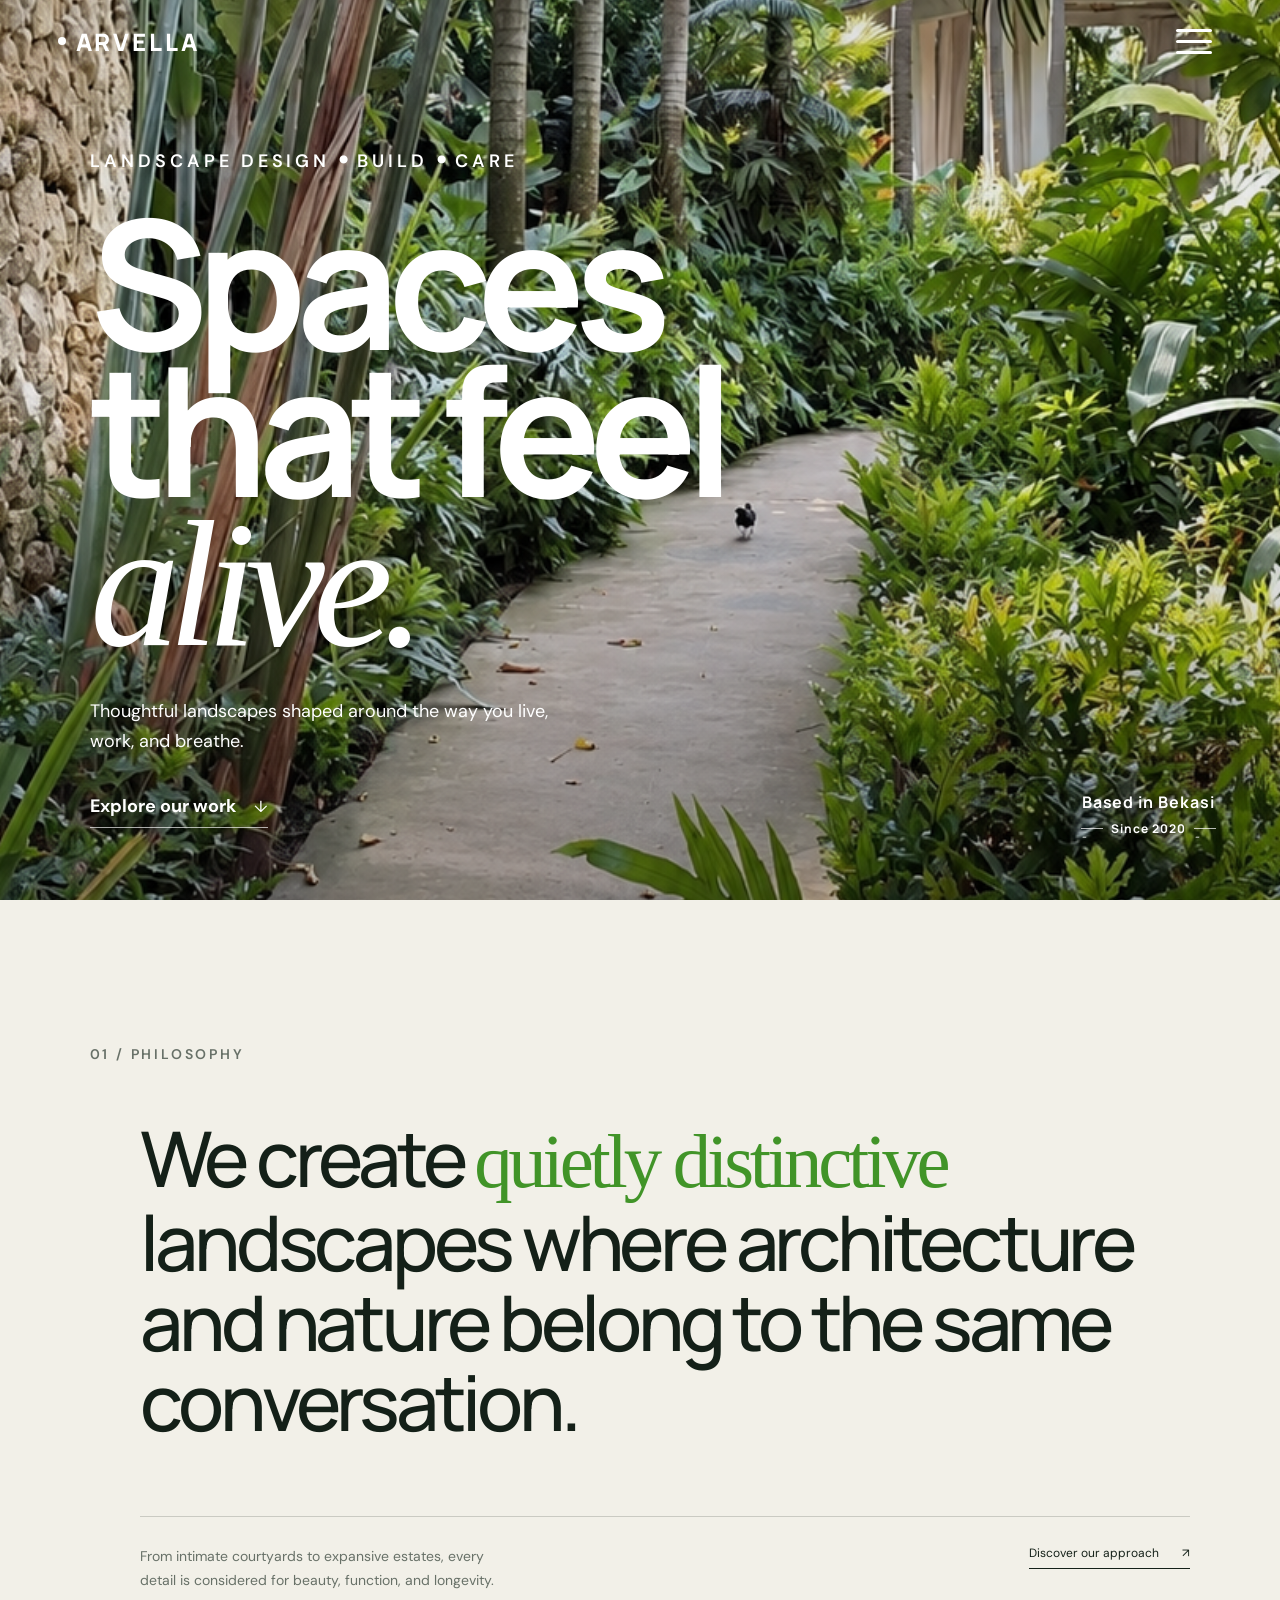
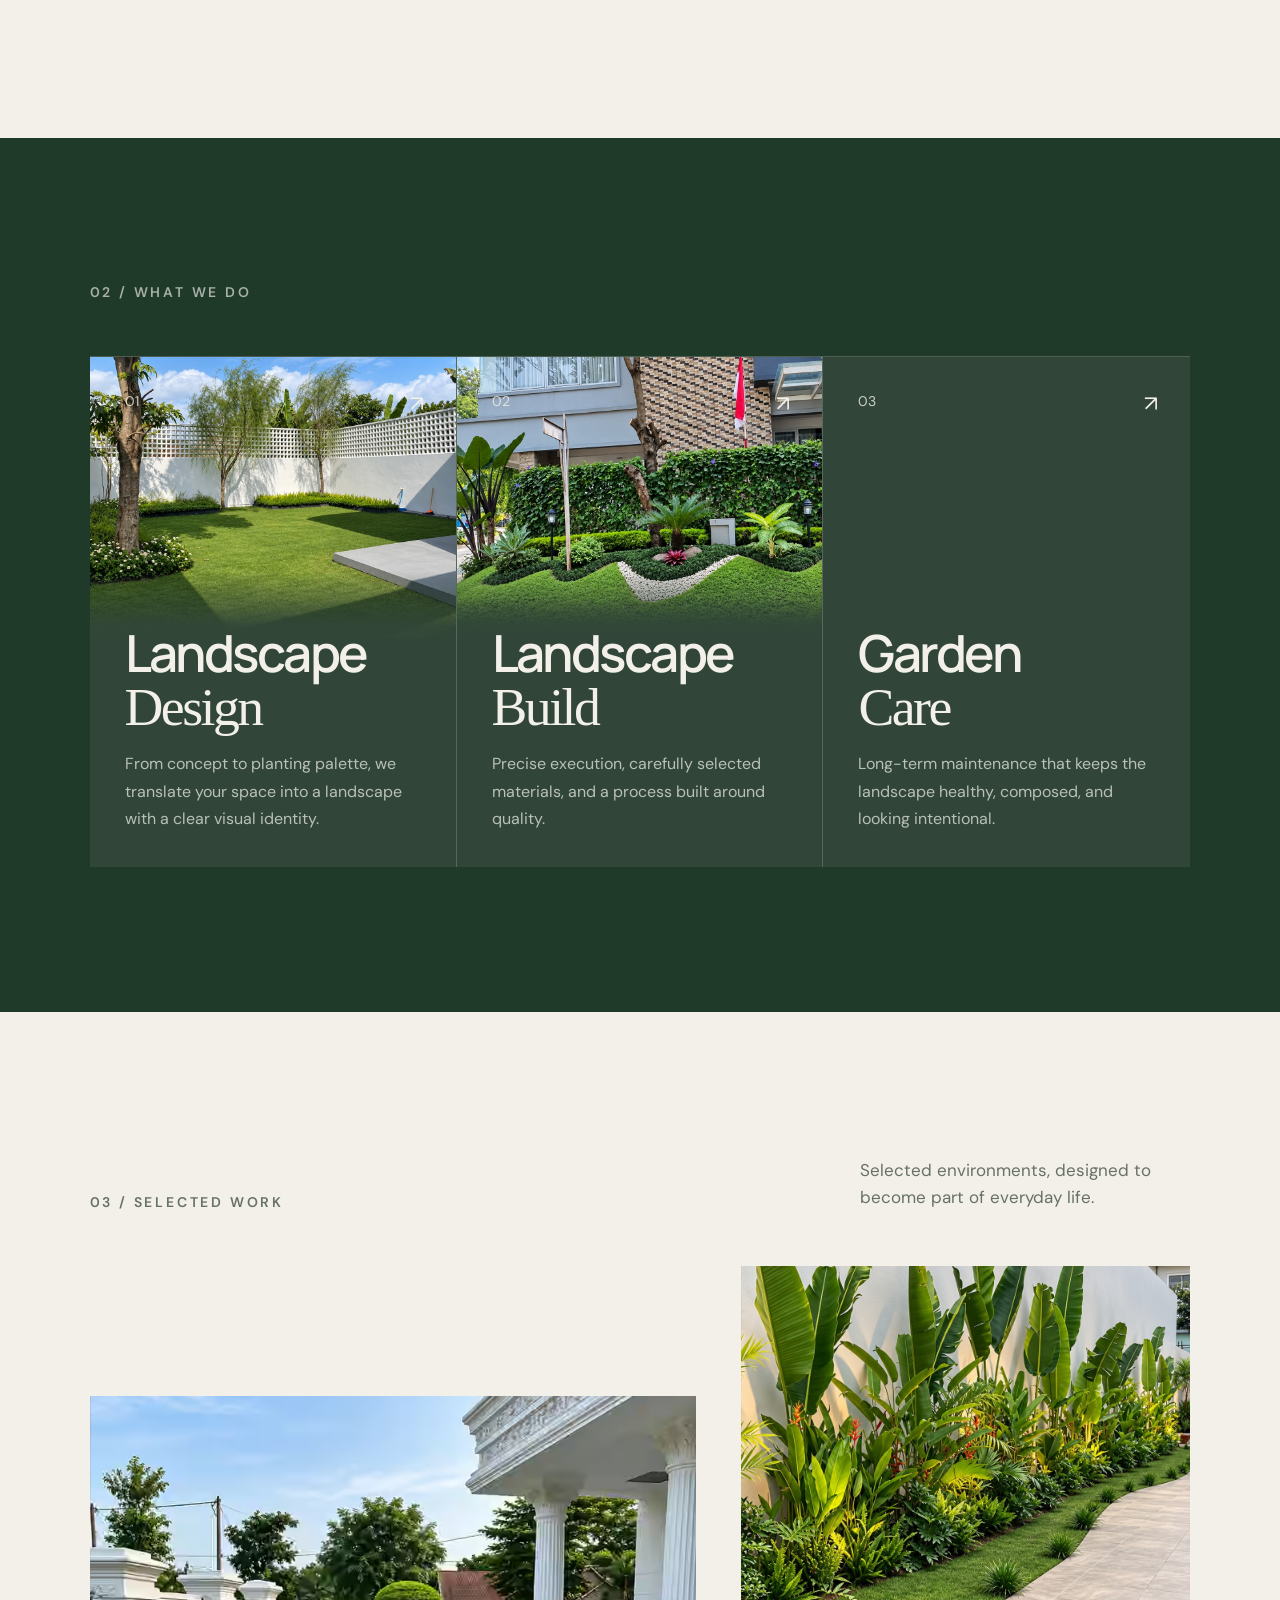
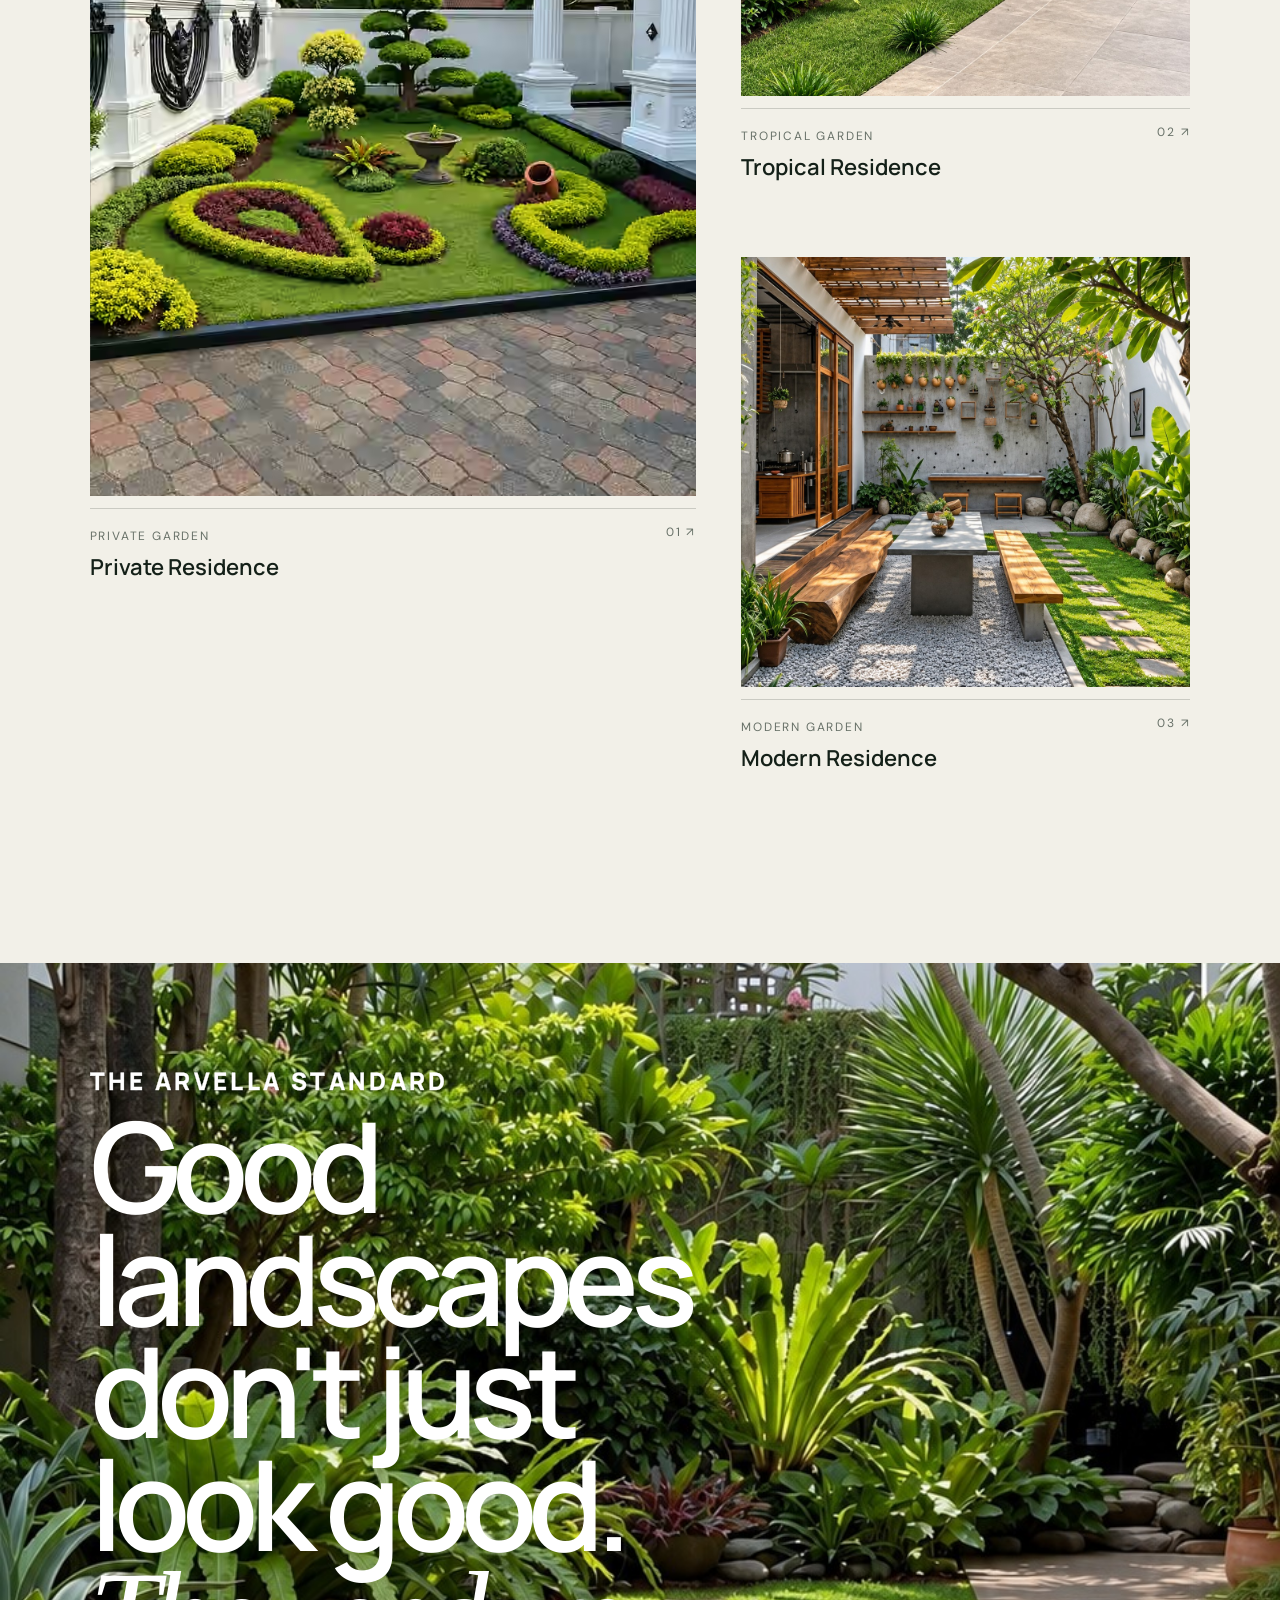
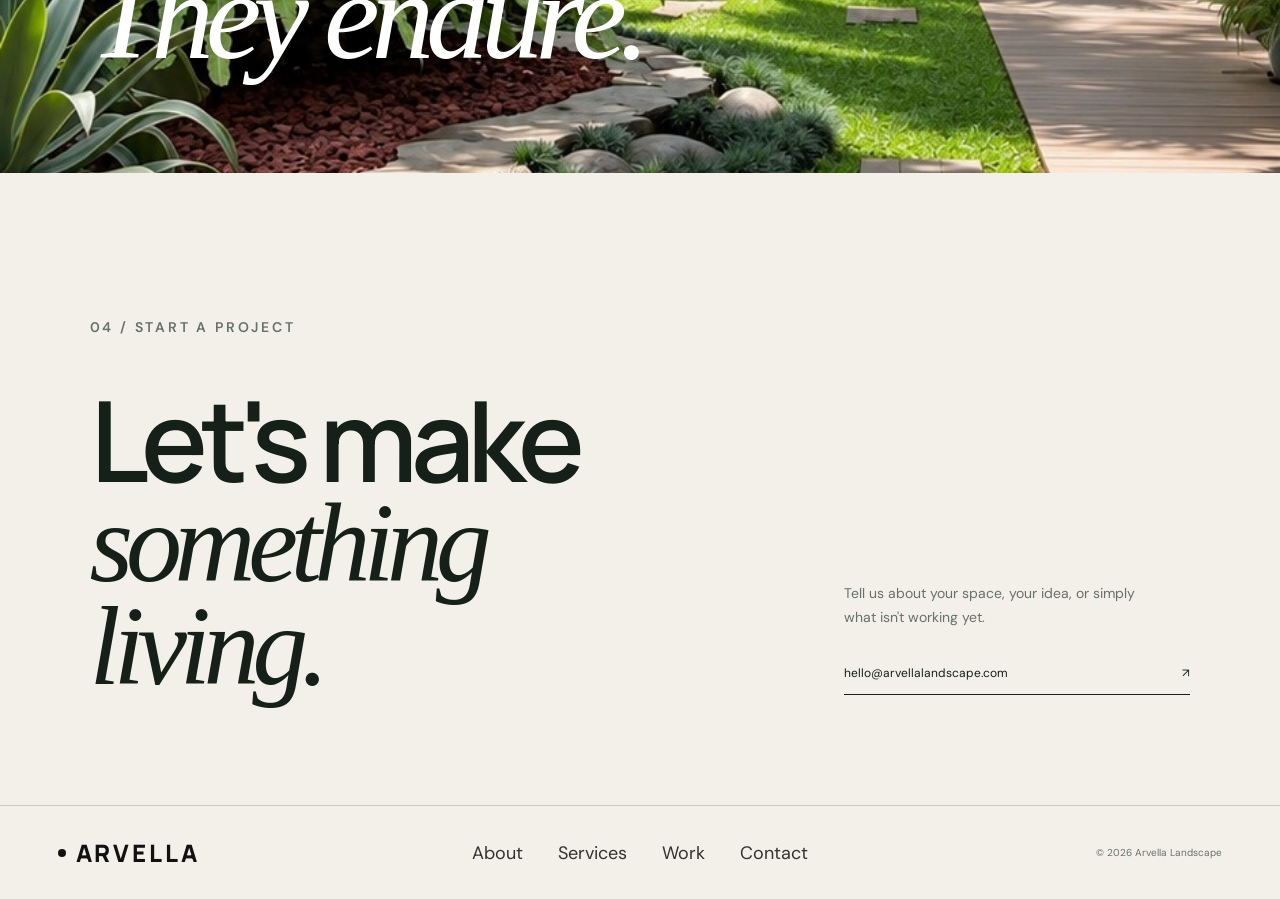
<file: index.html>
<!DOCTYPE html>
<html lang="en">
<head>
  <meta charset="UTF-8" />
  <meta name="viewport" content="width=device-width, initial-scale=1.0" />
  <script>
  // Lock the background to the visible viewport measured once on initial load.
  // Deliberately do not update this value when Chrome's address bar hides/shows.
  (function () {
    var visibleHeight = window.visualViewport ? window.visualViewport.height : window.innerHeight;
    document.documentElement.style.setProperty('--stable-viewport-height', Math.round(visibleHeight) + 'px');
  })();
</script>
  <meta name="description" content="Arvella Landscape — landscape design, build, and garden care." />
  <title>Arvella Landscape — Crafted Landscapes</title>
  <link rel="icon" type="image/png" sizes="1254x1254" href="favicon-leaf.png?v=2" />
  <link rel="preconnect" href="https://fonts.googleapis.com">
  <link rel="preconnect" href="https://fonts.gstatic.com" crossorigin>
  <link href="https://fonts.googleapis.com/css2?family=DM+Sans:wght@400;500;600&family=Manrope:wght@500;600;700;800&display=swap" rel="stylesheet">
  <link rel="stylesheet" href="style.css?v=98" />
</head>
<body>
  

  <header class="nav" id="nav">
    <div class="brand"><span class="brand-dot"></span>ARVELLA</a>
    <nav class="desktop-menu">
      <a href="#about">About</a>
      <a href="#services">Services</a>
      <a href="#work">Selected Work</a>
      <a href="#contact">Contact</a>
    </nav>
    <a class="nav-cta" href="#contact">Start a project <span>↗</span></a>
    <button class="menu-toggle" aria-label="Open menu"><span></span><span></span><span></span></button>
  </header>

  <div class="menu-panel" aria-hidden="true">
    <button class="menu-close" aria-label="Close menu"><span></span><span></span></button>
    <div class="menu-panel-links">
      <a class="menu-panel-item" href="service-area.html"><span>SERVICE AREA</span><b>↗</b></a>
      <div class="menu-panel-item"><span>PORTFOLIO</span><b>↗</b></div>
      <div class="menu-language">
        <button class="menu-globe" type="button" aria-expanded="false" aria-controls="language-options">
          <svg viewBox="0 0 24 24" aria-hidden="true" focusable="false">
          <circle cx="12" cy="12" r="9"></circle>
          <path d="M3 12h18M12 3c2.6 2.5 4 5.5 4 9s-1.4 6.5-4 9M12 3c-2.6 2.5-4 5.5-4 9s1.4 6.5 4 9M5.2 7.5h13.6M5.2 16.5h13.6"></path>
        </svg>
          <span>Languages</span>
          <span class="language-chevron" aria-hidden="true"></span>
        </button>
        <div class="language-options" id="language-options" aria-hidden="true" inert>
          <div class="language-options-inner">
            <button type="button" lang="en" data-language="id" aria-pressed="false">Indonesian</button>
            <button type="button" lang="en" data-language="en" aria-pressed="true">English</button>
          </div>
        </div>
      </div>
    </div>
  </div>

  <main>
    <section class="hero" id="home">
      <div class="hero-image"></div>
      <div class="hero-overlay"></div>
      <div class="hero-content">
  <p class="eyebrow hero-left"><span>LANDSCAPE DESIGN</span> <span class="hero-separator" aria-hidden="true">•</span> <span>BUILD</span> <span class="hero-separator" aria-hidden="true">•</span> <span>CARE</span></p>

  <h1>
    <span class="hero-line hero-left">Spaces</span>
    <span class="hero-line hero-right">that feel</span>
    <span class="hero-line hero-left"><em>alive.</em></span>
  </h1>

  <p class="hero-copy hero-right">
    Thoughtful landscapes shaped around the way you live, work, and breathe.
  </p>

  <a class="round-link hero-left" href="#work">
    <span>Explore our work</span><b>↓</b>
  </a>
</div>

<div class="hero-meta hero-right">
  <span class="location-title">Based in Bekasi</span>
  <span class="location-year"><i>-</i> Since 2020 <i>-</i></span>
</div>
    </section>

    <section class="intro section" id="about">
      <div class="section-label">01 / PHILOSOPHY</div>
      <div class="intro-main">
        <p class="display-text">We create <span>quietly distinctive</span> landscapes where architecture and nature belong to the same conversation.</p>
        <div class="intro-bottom">
          <p>From intimate courtyards to expansive estates, every detail is considered for beauty, function, and longevity.</p>
          <a class="text-link" href="#services">Discover our approach <span>↗</span></a>
        </div>
      </div>
    </section>

    <section class="services section" id="services">
      <div class="section-label">02 / WHAT WE DO</div>
      <div class="service-grid">
        <a class="service-card featured service-card-photo" href="landscape-design.html">
          <img class="service-card-image" src="assets/images/garden-design-photo.jpg" alt="" aria-hidden="true" width="1122" height="1402" decoding="async">
          <span class="service-number">01</span>
          <div class="service-card-copy">
            <h2>Landscape<br><em>Design</em></h2>
          <p>From concept to planting palette, we translate your space into a landscape with a clear visual identity.</p>
          </div>
          <span class="service-arrow">↗</span>
        </a>
        <a class="service-card service-card-photo" href="landscape-build.html">
          <img class="service-card-image" src="assets/images/garden-build-photo.jpg" alt="" aria-hidden="true" width="1122" height="1402" decoding="async">
          <span class="service-number">02</span>
          <div class="service-card-copy">
            <h2>Landscape<br><em>Build</em></h2>
          <p>Precise execution, carefully selected materials, and a process built around quality.</p>
          </div>
          <span class="service-arrow">↗</span>
        </a>
        <a class="service-card service-card-care service-card-photo" href="garden-care.html">
          <img class="service-card-image" src="assets/images/garden-care-photo.jpg" alt="" aria-hidden="true" width="1122" height="1402" decoding="async">
          <span class="service-number">03</span>
          <div class="service-card-copy">
            <h2>Garden<br><em>Care</em></h2>
          <p>Long-term maintenance that keeps the landscape healthy, composed, and looking intentional.</p>
          </div>
          <span class="service-arrow">↗</span>
        </a>
      </div>
    </section>

    <section class="work section" id="work">
      <div class="work-head">
        <div class="section-label">03 / SELECTED WORK</div>
        <p>Selected environments, designed to become part of everyday life.</p>
      </div>
      <div class="projects">
        <article class="project project-large">
          <div class="project-img img-one"></div>
          <div class="project-info"><div><span>PRIVATE GARDEN</span><h3>Private Residence</h3></div><span>01 ↗</span></div>
        </article>
        <article class="project">
          <div class="project-img img-two"></div>
          <div class="project-info"><div><span>TROPICAL GARDEN</span><h3>Tropical Residence</h3></div><span>02 ↗</span></div>
        </article>
        <article class="project">
          <div class="project-img img-three"></div>
          <div class="project-info"><div><span>MODERN GARDEN</span><h3>Modern Residence</h3></div><span>03 ↗</span></div>
        </article>
      </div>
    </section>

    <section class="statement">
      <div class="statement-bg"></div>
      <div class="statement-overlay"></div>
      <div class="statement-content">
        <p class="eyebrow">THE ARVELLA STANDARD</p>
        <h2>
  <span>Good</span>
  <span>landscapes</span>
  <span class="statement-phrase"><span>don't just</span> <span>look good.</span></span>
  <em>They endure.</em>
        </h2>
      </div>
    </section>

    <section class="contact section" id="contact">
      <div class="section-label">04 / START A PROJECT</div>
      <div class="contact-main">
        <h2><span class="contact-title-line">Let's make</span><br><em>something living.</em></h2>
        <div>
          <p>Tell us about your space, your idea, or simply what isn't working yet.</p>
          <a class="contact-button" href="mailto:hello@arvellalandscape.com">hello@arvellalandscape.com <span>↗</span></a>
        </div>
      </div>
    </section>
  </main>

  <footer>
    <div class="brand"><span class="brand-dot"></span>ARVELLA</div>
    <div class="footer-links"><a href="#about">About</a><a href="#services">Services</a><a href="#work">Work</a><a href="https://wa.me/6285741951002?text=Halo%20Mutiara%20Garden%20%F0%9F%91%8B%0AMau%20konsultasi%20dong%2C%20bisa%20tolong%20dibantu%3F" target="_blank" rel="noopener noreferrer">Contact</a></div>
    <p>© 2026 Arvella Landscape</p>
  </footer>

  <script src="script.js?v=51"></script>
</body>
</html>
</file>
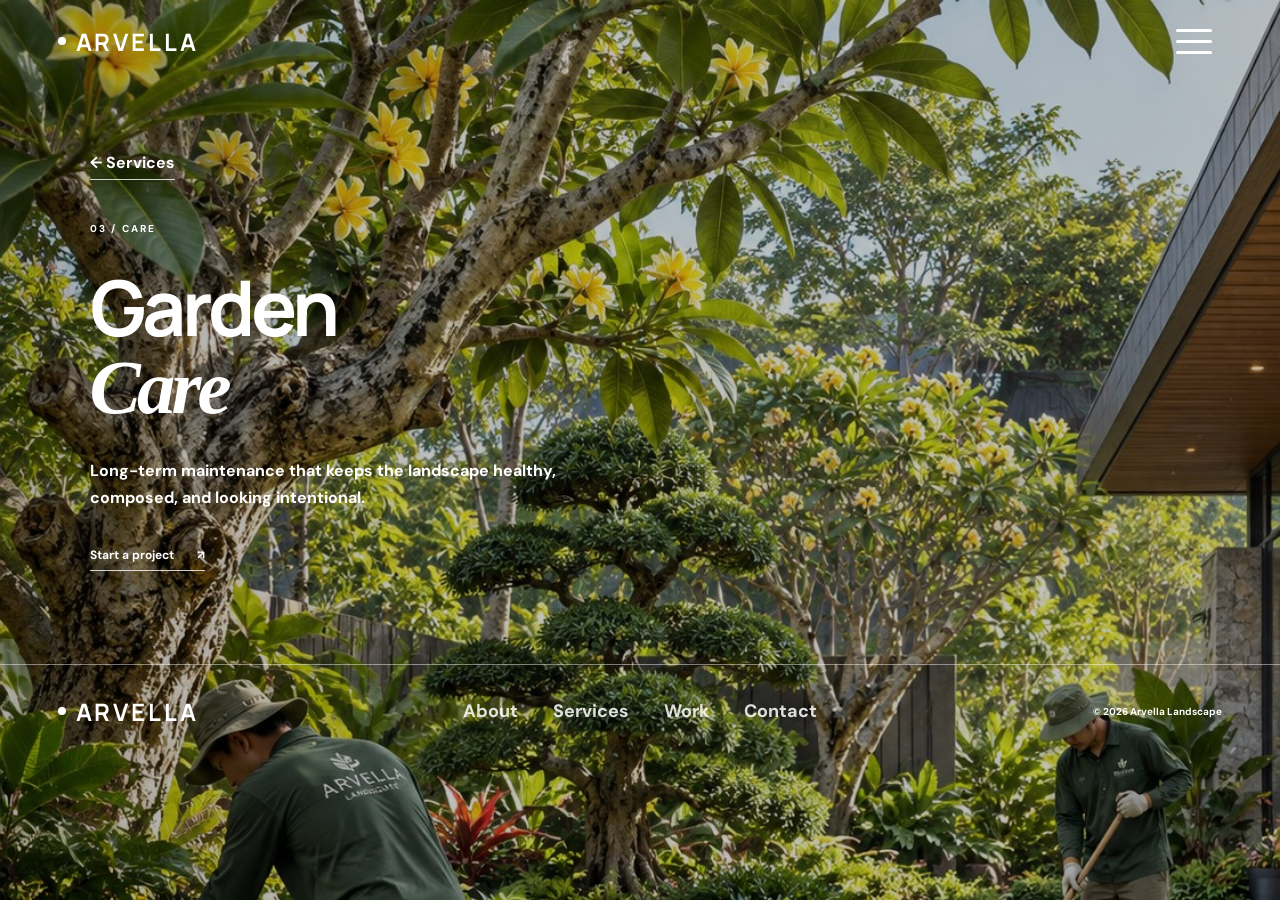
<file: garden-care.html>
<!DOCTYPE html>
<html lang="en">
<head>
  <meta charset="UTF-8" />
  <meta name="viewport" content="width=device-width, initial-scale=1.0" />
  <script>
  // Lock the background to the visible viewport measured once on initial load.
  // Deliberately do not update this value when Chrome's address bar hides/shows.
  (function () {
    var visibleHeight = window.visualViewport ? window.visualViewport.height : window.innerHeight;
    document.documentElement.style.setProperty('--stable-viewport-height', Math.round(visibleHeight) + 'px');
  })();
</script>
  <meta name="description" content="Arvella Landscape — landscape design, build, and garden care." />
  <title>Garden Care — ARVELLA</title>
  <link rel="icon" type="image/png" sizes="1254x1254" href="favicon-leaf.png?v=2" />
  <link rel="preload" as="image" href="assets/images/garden-care-photo.jpg" fetchpriority="high" />
  <link rel="preconnect" href="https://fonts.googleapis.com">
  <link rel="preconnect" href="https://fonts.gstatic.com" crossorigin>
  <link href="https://fonts.googleapis.com/css2?family=DM+Sans:wght@400;500;600&family=Manrope:wght@500;600;700;800&display=swap" rel="stylesheet">
  <link rel="stylesheet" href="style.css?v=74" />
<style>
.design-page{
  background:transparent !important;
  position:relative;
  isolation:isolate;
}
.design-page::before{
  content:"";
  position:fixed;
  top:0;
  left:0;
  width:100vw;
  height:var(--stable-viewport-height, 100svh);
  z-index:-2;
  background-image:
    linear-gradient(90deg,rgba(0,0,0,.32) 0%,rgba(0,0,0,.24) 35%,rgba(0,0,0,.24) 100%),
    url("assets/images/garden-care-photo.jpg");
  background-position:center, center top;
  background-size:100% 100%, cover;
  background-repeat:no-repeat, no-repeat;
  pointer-events:none;
}
.design-page .nav{
  position:relative;
  color:var(--ink) !important;
  animation:none !important;
  animation-delay:0s !important;
  animation-duration:0s !important;
  opacity:1 !important;
  transform:none !important;
  transition:none !important;
  will-change:auto !important;
}
.design-page .nav .brand{color:#fff}
.design-page .design-content{padding:70px 7vw 100px;position:relative;z-index:1}
@media(max-width:800px){
  .design-page::before{background-size:100% 100%, auto var(--stable-viewport-height, 100svh)}
  body.design-page{min-height:var(--stable-viewport-height, 100svh);display:flex;flex-direction:column}
  .design-page .design-content{flex:1}
  .design-page footer{margin-top:32px;padding-top:20px}
}
.design-layout{display:grid;grid-template-columns:1fr 1fr;gap:7vw;align-items:center}
.design-layout img{width:100%;height:auto;display:block}
.design-layout h1{font:600 clamp(48px,6vw,90px)/1 var(--display);letter-spacing:-.05em;margin:30px 0}
.design-layout h1 em{font-family:var(--serif);font-weight:400}
.design-layout p{line-height:1.7;max-width:36em;margin-bottom:32px}
.design-page .design-back{display:inline-block;margin-bottom:40px;border-bottom:1px solid currentColor;padding-bottom:6px}
.design-page a{-webkit-tap-highlight-color:transparent}
@media(max-width:800px){.design-layout{grid-template-columns:1fr;gap:36px}.design-page .design-content{padding:35px 6vw 70px}}
body.design-page .nav,.design-page .nav .brand,.design-page .nav .menu-toggle{animation:none !important;animation-delay:0s !important;animation-duration:0s !important;transition:none !important;opacity:1 !important;transform:none !important;will-change:auto !important;}
.design-page,
.design-page .design-content,
.design-page .design-content * ,
.design-page footer,
.design-page footer *{
  color:#fff !important;
}
.design-page .design-back,
.design-page .text-link{
  border-color:rgba(255,255,255,.8) !important;
}
.design-page footer{
  border-top-color:rgba(255,255,255,.45) !important;
}
.design-page .menu-toggle span{
  background:#fff !important;
}
.design-page .nav,
.design-page .nav *,
.design-page .design-content,
.design-page .design-content *,
.design-page footer,
.design-page footer *{
  font-weight:700 !important;
}
</style>
</head>
<body class="design-page">
  

  <header class="nav" id="nav">
    <a class="brand" href="index.html#home"><span class="brand-dot"></span>ARVELLA</a>
    <nav class="desktop-menu">
      <a href="index.html#about">About</a>
      <a href="index.html#services">Services</a>
      <a href="index.html#work">Selected Work</a>
      <a href="index.html#contact">Contact</a>
    </nav>
    <a class="nav-cta" href="index.html#contact">Start a project <span>↗</span></a>
    <button class="menu-toggle" aria-label="Open menu"><span></span><span></span><span></span></button>
  </header>

  <div class="menu-panel" aria-hidden="true">
    <button class="menu-close" aria-label="Close menu"><span></span><span></span></button>
    <div class="menu-panel-links">
      <div class="menu-panel-item"><span>SERVICE AREA</span><b>↗</b></div>
      <div class="menu-panel-item"><span>PORTFOLIO</span><b>↗</b></div>
      <div class="menu-language">
        <button class="menu-globe" type="button" aria-expanded="false" aria-controls="language-options">
          <svg viewBox="0 0 24 24" aria-hidden="true" focusable="false">
          <circle cx="12" cy="12" r="9"></circle>
          <path d="M3 12h18M12 3c2.6 2.5 4 5.5 4 9s-1.4 6.5-4 9M12 3c-2.6 2.5-4 5.5-4 9s1.4 6.5 4 9M5.2 7.5h13.6M5.2 16.5h13.6"></path>
        </svg>
          <span>Languages</span>
          <span class="language-chevron" aria-hidden="true"></span>
        </button>
        <div class="language-options" id="language-options" aria-hidden="true" inert>
          <div class="language-options-inner">
            <button type="button" lang="en" data-language="id" aria-pressed="false">Indonesian</button>
            <button type="button" lang="en" data-language="en" aria-pressed="true">English</button>
          </div>
        </div>
      </div>
    </div>
  </div>

  <main class="design-content">
    <a class="design-back" href="index.html#services">← <span>Services</span></a>
    <div class="design-layout">
      <div>
        <p class="eyebrow">03 / <span>CARE</span></p>
        <h1>Garden<br><em>Care</em></h1>
        <p>Long-term maintenance that keeps the landscape healthy, composed, and looking intentional.</p>
        <a class="text-link" href="index.html#contact">Start a project <span>↗</span></a>
      </div>
    </div>
  </main>
  <footer>
    <a class="brand" href="index.html#home"><span class="brand-dot"></span>ARVELLA</a>
    <div class="footer-links"><a href="index.html#about">About</a><a href="index.html#services">Services</a><a href="index.html#work">Work</a><a href="https://wa.me/6285741951002?text=Halo%20Mutiara%20Garden%20%F0%9F%91%8B%0AMau%20konsultasi%20dong%2C%20bisa%20tolong%20dibantu%3F" target="_blank" rel="noopener noreferrer">Contact</a></div>
    <p>© 2026 Arvella Landscape</p>
  </footer>

  <script src="script.js?v=47"></script>
</body>
</html>
</file>
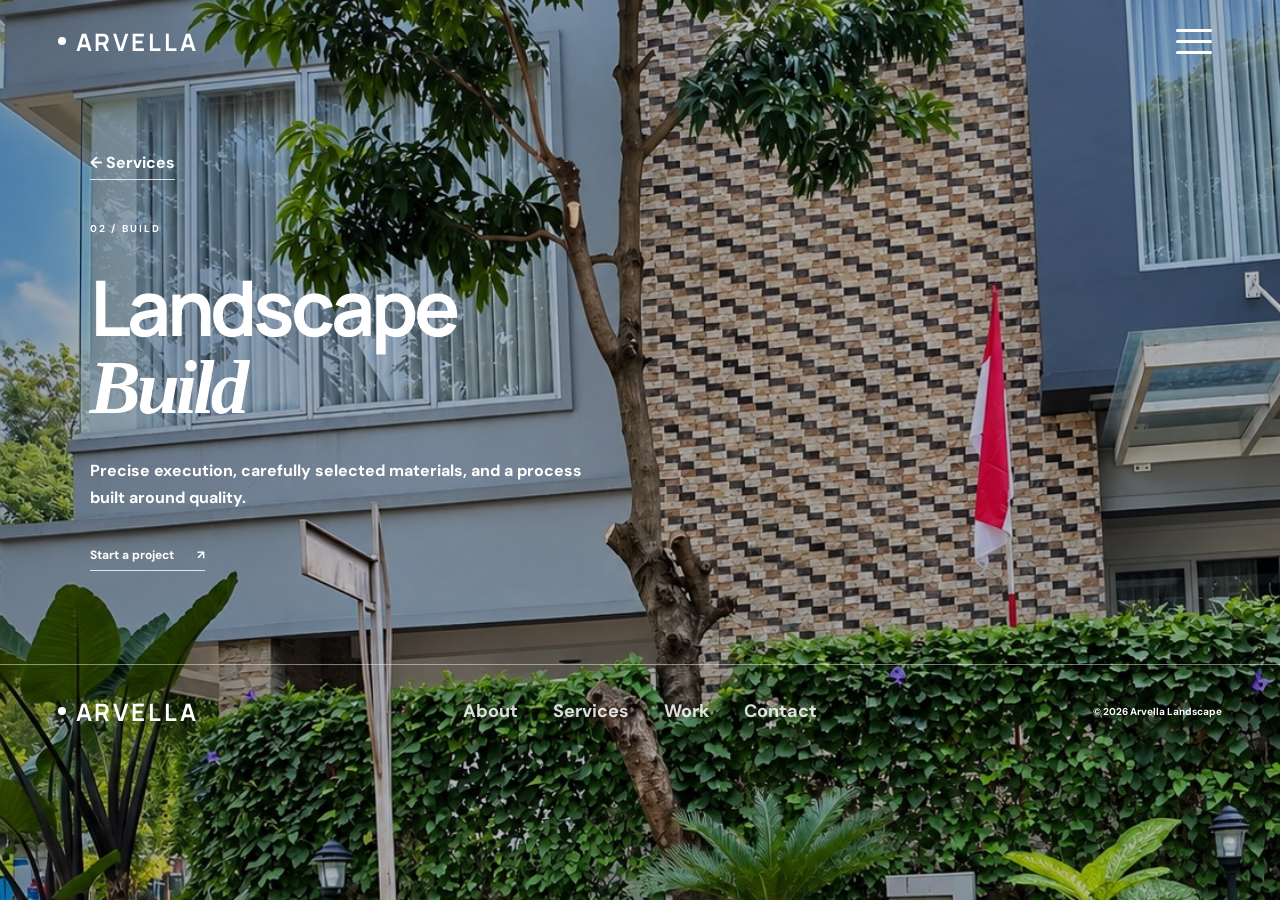
<file: landscape-build.html>
<!DOCTYPE html>
<html lang="en">
<head>
  <meta charset="UTF-8" />
  <meta name="viewport" content="width=device-width, initial-scale=1.0" />
  <script>
  // Lock the background to the visible viewport measured once on initial load.
  // Deliberately do not update this value when Chrome's address bar hides/shows.
  (function () {
    var visibleHeight = window.visualViewport ? window.visualViewport.height : window.innerHeight;
    document.documentElement.style.setProperty('--stable-viewport-height', Math.round(visibleHeight) + 'px');
  })();
</script>
  <meta name="description" content="Arvella Landscape — landscape design, build, and garden care." />
  <title>Landscape Build — ARVELLA</title>
  <link rel="icon" type="image/png" sizes="1254x1254" href="favicon-leaf.png?v=2" />
  <link rel="preload" as="image" href="assets/images/garden-build-photo.jpg" fetchpriority="high" />
  <link rel="preconnect" href="https://fonts.googleapis.com">
  <link rel="preconnect" href="https://fonts.gstatic.com" crossorigin>
  <link href="https://fonts.googleapis.com/css2?family=DM+Sans:wght@400;500;600&family=Manrope:wght@500;600;700;800&display=swap" rel="stylesheet">
  <link rel="stylesheet" href="style.css?v=74" />
<style>
.design-page{
  background:transparent !important;
  position:relative;
  isolation:isolate;
}
.design-page::before{
  content:"";
  position:fixed;
  top:0;
  left:0;
  width:100vw;
  height:var(--stable-viewport-height, 100svh);
  z-index:-2;
  background-image:
    linear-gradient(90deg,rgba(0,0,0,.32) 0%,rgba(0,0,0,.24) 35%,rgba(0,0,0,.24) 100%),
    url("assets/images/garden-build-photo.jpg");
  background-position:center, center top;
  background-size:100% 100%, cover;
  background-repeat:no-repeat, no-repeat;
  pointer-events:none;
}
.design-page .nav{
  position:relative;
  color:var(--ink) !important;
  animation:none !important;
  animation-delay:0s !important;
  animation-duration:0s !important;
  opacity:1 !important;
  transform:none !important;
  transition:none !important;
  will-change:auto !important;
}
.design-page .nav .brand{color:#fff}
.design-page .design-content{padding:70px 7vw 100px;position:relative;z-index:1}
@media(max-width:800px){
  .design-page::before{background-size:100% 100%, auto var(--stable-viewport-height, 100svh)}
  body.design-page{min-height:var(--stable-viewport-height, 100svh);display:flex;flex-direction:column}
  .design-page .design-content{flex:1}
  .design-page footer{margin-top:32px;padding-top:20px}
}
.design-layout{display:grid;grid-template-columns:1fr 1fr;gap:7vw;align-items:center}
.design-layout img{width:100%;height:auto;display:block}
.design-layout h1{font:600 clamp(48px,6vw,90px)/1 var(--display);letter-spacing:-.05em;margin:30px 0}
.design-layout h1 em{font-family:var(--serif);font-weight:400}
.design-layout p{line-height:1.7;max-width:36em;margin-bottom:32px}
.design-page .design-back{display:inline-block;margin-bottom:40px;border-bottom:1px solid currentColor;padding-bottom:6px}
.design-page a{-webkit-tap-highlight-color:transparent}
@media(max-width:800px){.design-layout{grid-template-columns:1fr;gap:36px}.design-page .design-content{padding:35px 6vw 70px}}
body.design-page .nav,.design-page .nav .brand,.design-page .nav .menu-toggle{animation:none !important;animation-delay:0s !important;animation-duration:0s !important;transition:none !important;opacity:1 !important;transform:none !important;will-change:auto !important;}
.design-page,
.design-page .design-content,
.design-page .design-content * ,
.design-page footer,
.design-page footer *{
  color:#fff !important;
}
.design-page .design-back,
.design-page .text-link{
  border-color:rgba(255,255,255,.8) !important;
}
.design-page footer{
  border-top-color:rgba(255,255,255,.45) !important;
}
.design-page .menu-toggle span{
  background:#fff !important;
}
.design-page .nav,
.design-page .nav *,
.design-page .design-content,
.design-page .design-content *,
.design-page footer,
.design-page footer *{
  font-weight:700 !important;
}
</style>
</head>
<body class="design-page">
  

  <header class="nav" id="nav">
    <a class="brand" href="index.html#home"><span class="brand-dot"></span>ARVELLA</a>
    <nav class="desktop-menu">
      <a href="index.html#about">About</a>
      <a href="index.html#services">Services</a>
      <a href="index.html#work">Selected Work</a>
      <a href="index.html#contact">Contact</a>
    </nav>
    <a class="nav-cta" href="index.html#contact">Start a project <span>↗</span></a>
    <button class="menu-toggle" aria-label="Open menu"><span></span><span></span><span></span></button>
  </header>

  <div class="menu-panel" aria-hidden="true">
    <button class="menu-close" aria-label="Close menu"><span></span><span></span></button>
    <div class="menu-panel-links">
      <div class="menu-panel-item"><span>SERVICE AREA</span><b>↗</b></div>
      <div class="menu-panel-item"><span>PORTFOLIO</span><b>↗</b></div>
      <div class="menu-language">
        <button class="menu-globe" type="button" aria-expanded="false" aria-controls="language-options">
          <svg viewBox="0 0 24 24" aria-hidden="true" focusable="false">
          <circle cx="12" cy="12" r="9"></circle>
          <path d="M3 12h18M12 3c2.6 2.5 4 5.5 4 9s-1.4 6.5-4 9M12 3c-2.6 2.5-4 5.5-4 9s1.4 6.5 4 9M5.2 7.5h13.6M5.2 16.5h13.6"></path>
        </svg>
          <span>Languages</span>
          <span class="language-chevron" aria-hidden="true"></span>
        </button>
        <div class="language-options" id="language-options" aria-hidden="true" inert>
          <div class="language-options-inner">
            <button type="button" lang="en" data-language="id" aria-pressed="false">Indonesian</button>
            <button type="button" lang="en" data-language="en" aria-pressed="true">English</button>
          </div>
        </div>
      </div>
    </div>
  </div>

  <main class="design-content">
    <a class="design-back" href="index.html#services">← <span>Services</span></a>
    <div class="design-layout">
      <div>
        <p class="eyebrow">02 / <span>BUILD</span></p>
        <h1>Landscape<br><em>Build</em></h1>
        <p>Precise execution, carefully selected materials, and a process built around quality.</p>
        <a class="text-link" href="index.html#contact">Start a project <span>↗</span></a>
      </div>
    </div>
  </main>
  <footer>
    <a class="brand" href="index.html#home"><span class="brand-dot"></span>ARVELLA</a>
    <div class="footer-links"><a href="index.html#about">About</a><a href="index.html#services">Services</a><a href="index.html#work">Work</a><a href="https://wa.me/6285741951002?text=Halo%20Mutiara%20Garden%20%F0%9F%91%8B%0AMau%20konsultasi%20dong%2C%20bisa%20tolong%20dibantu%3F" target="_blank" rel="noopener noreferrer">Contact</a></div>
    <p>© 2026 Arvella Landscape</p>
  </footer>

  <script src="script.js?v=47"></script>
</body>
</html>
</file>
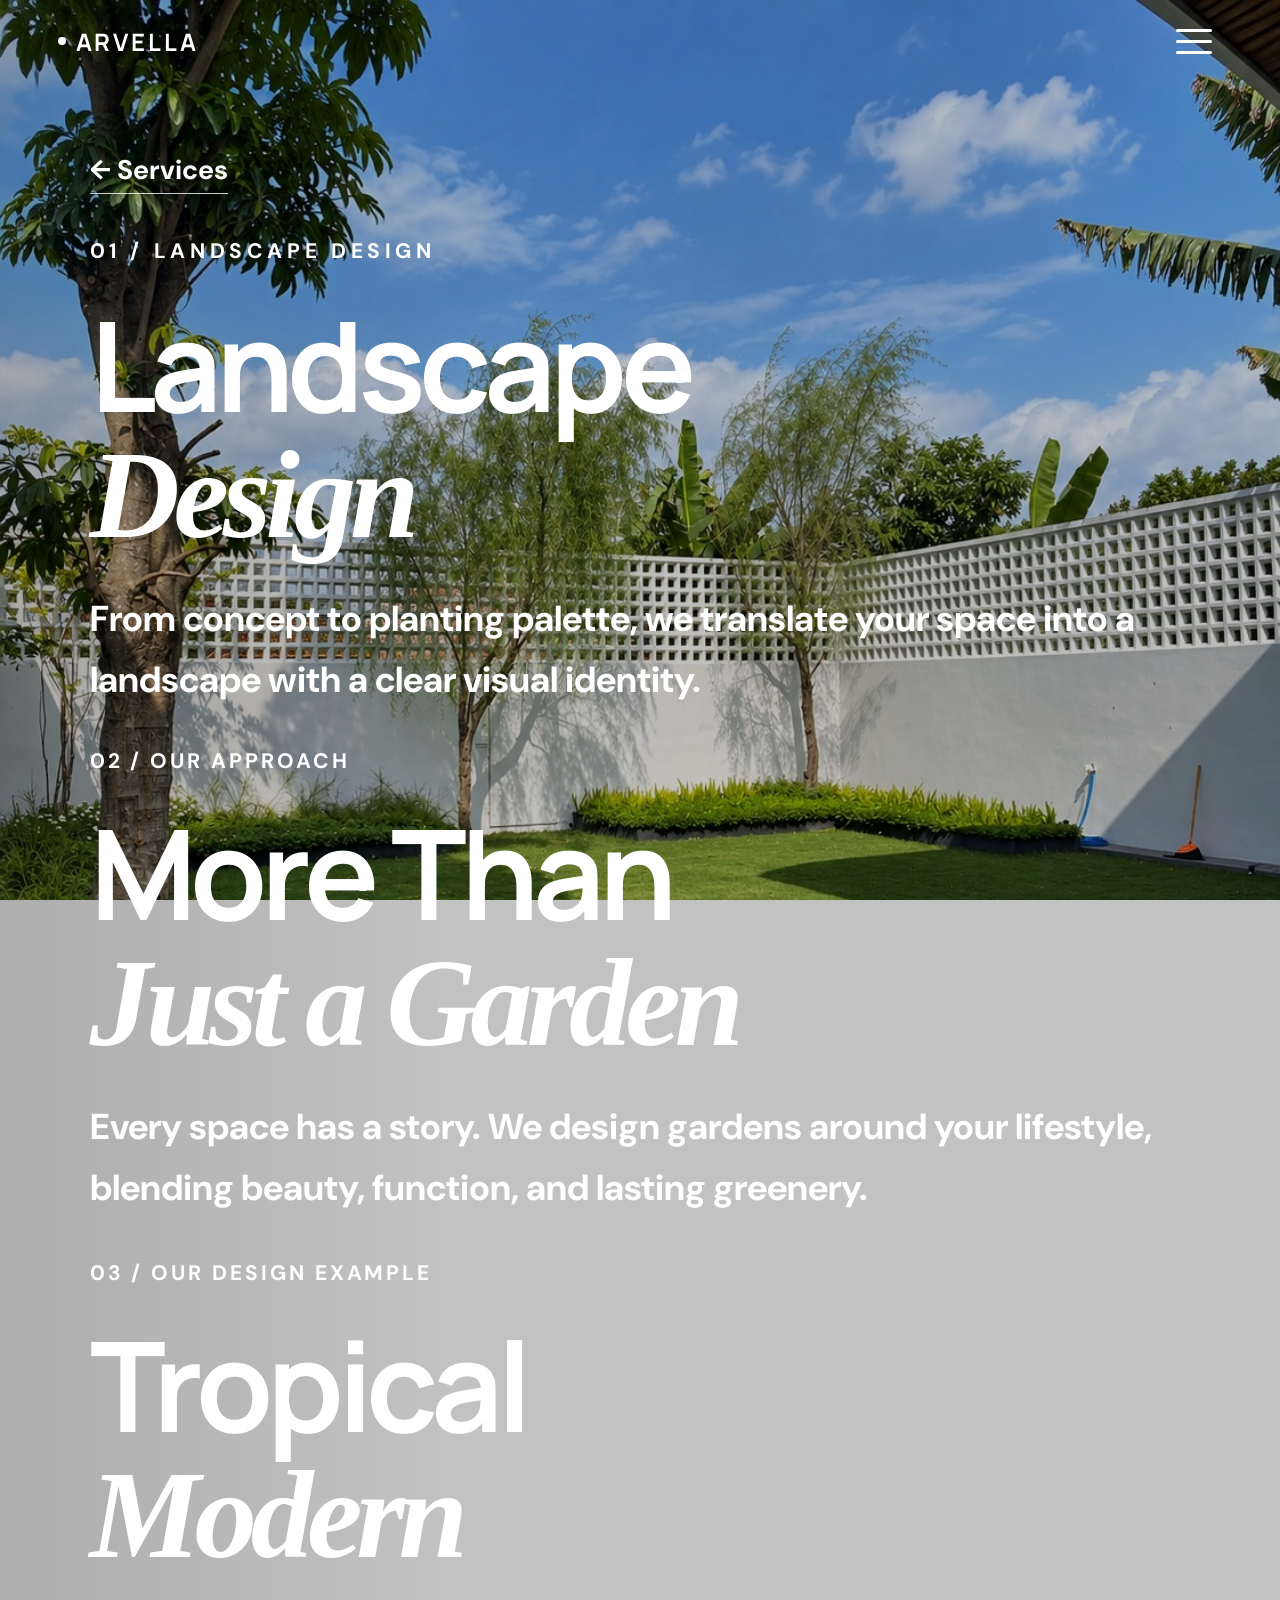
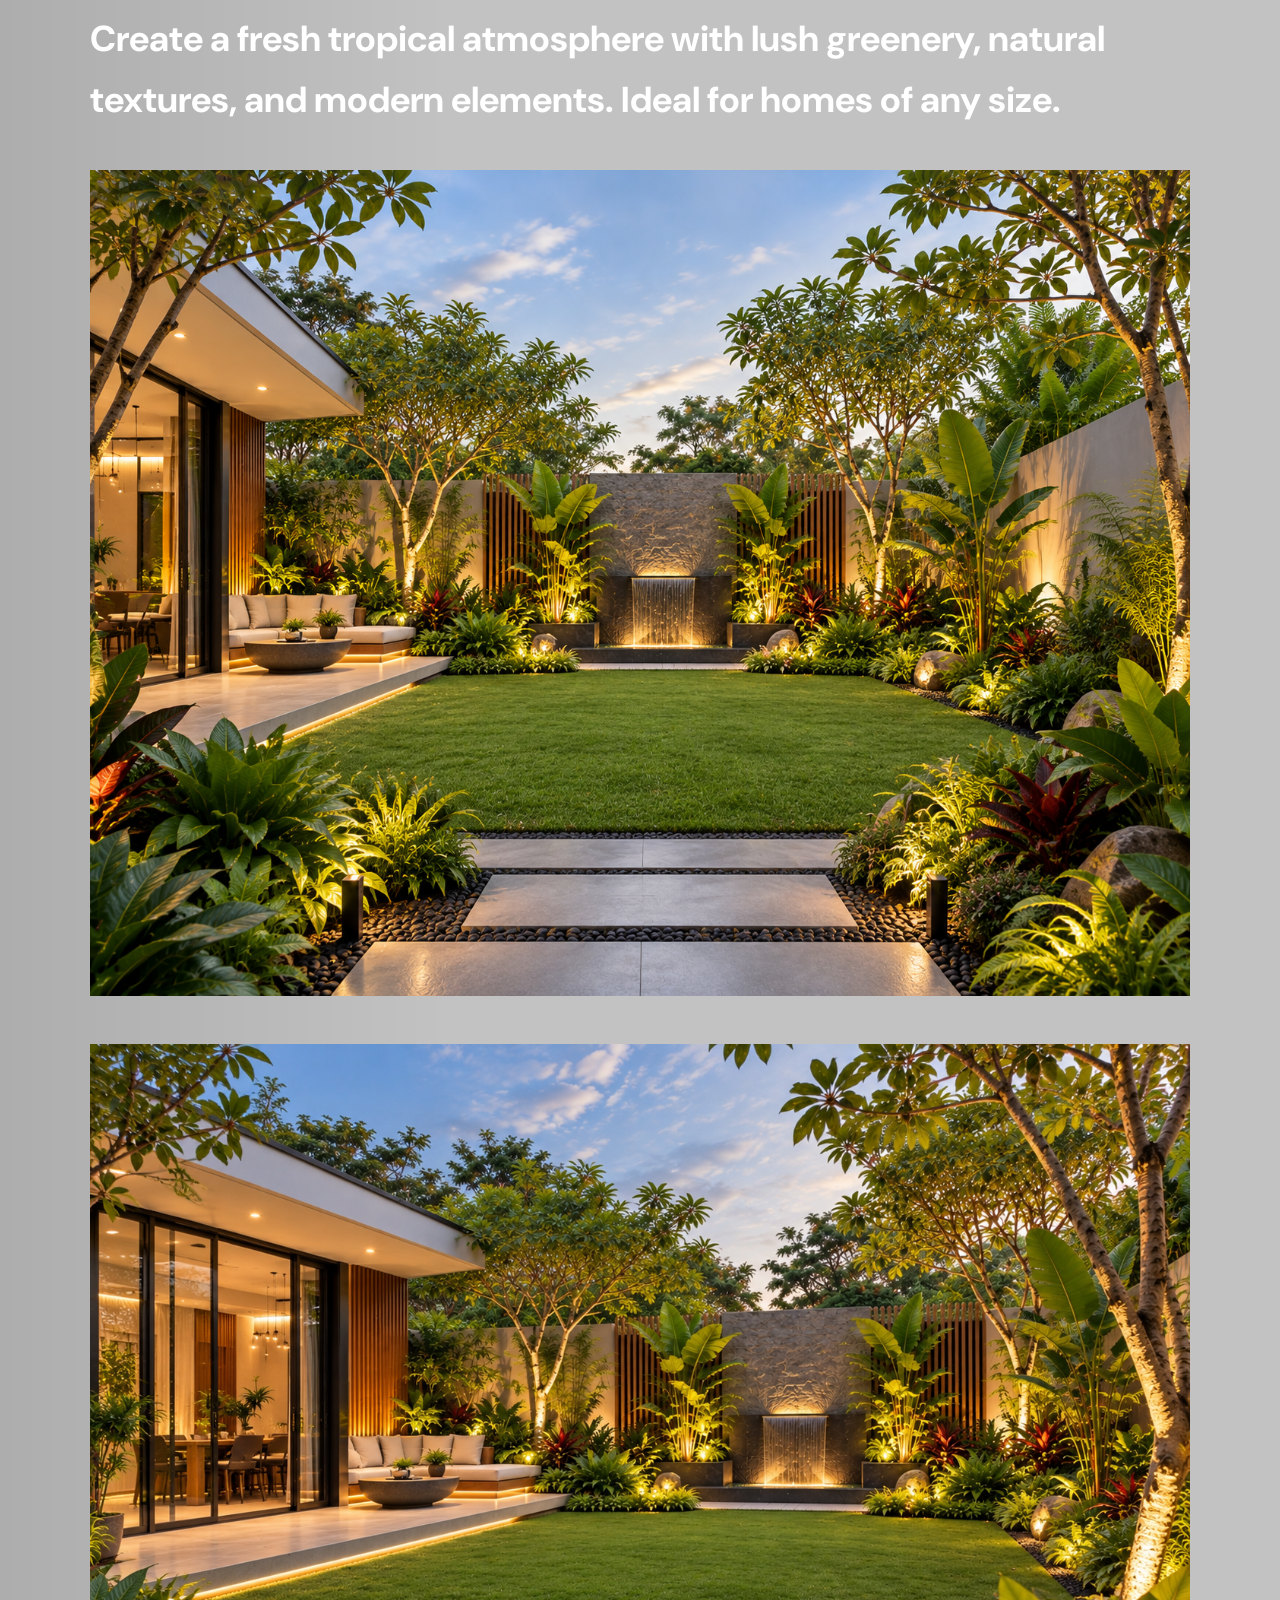
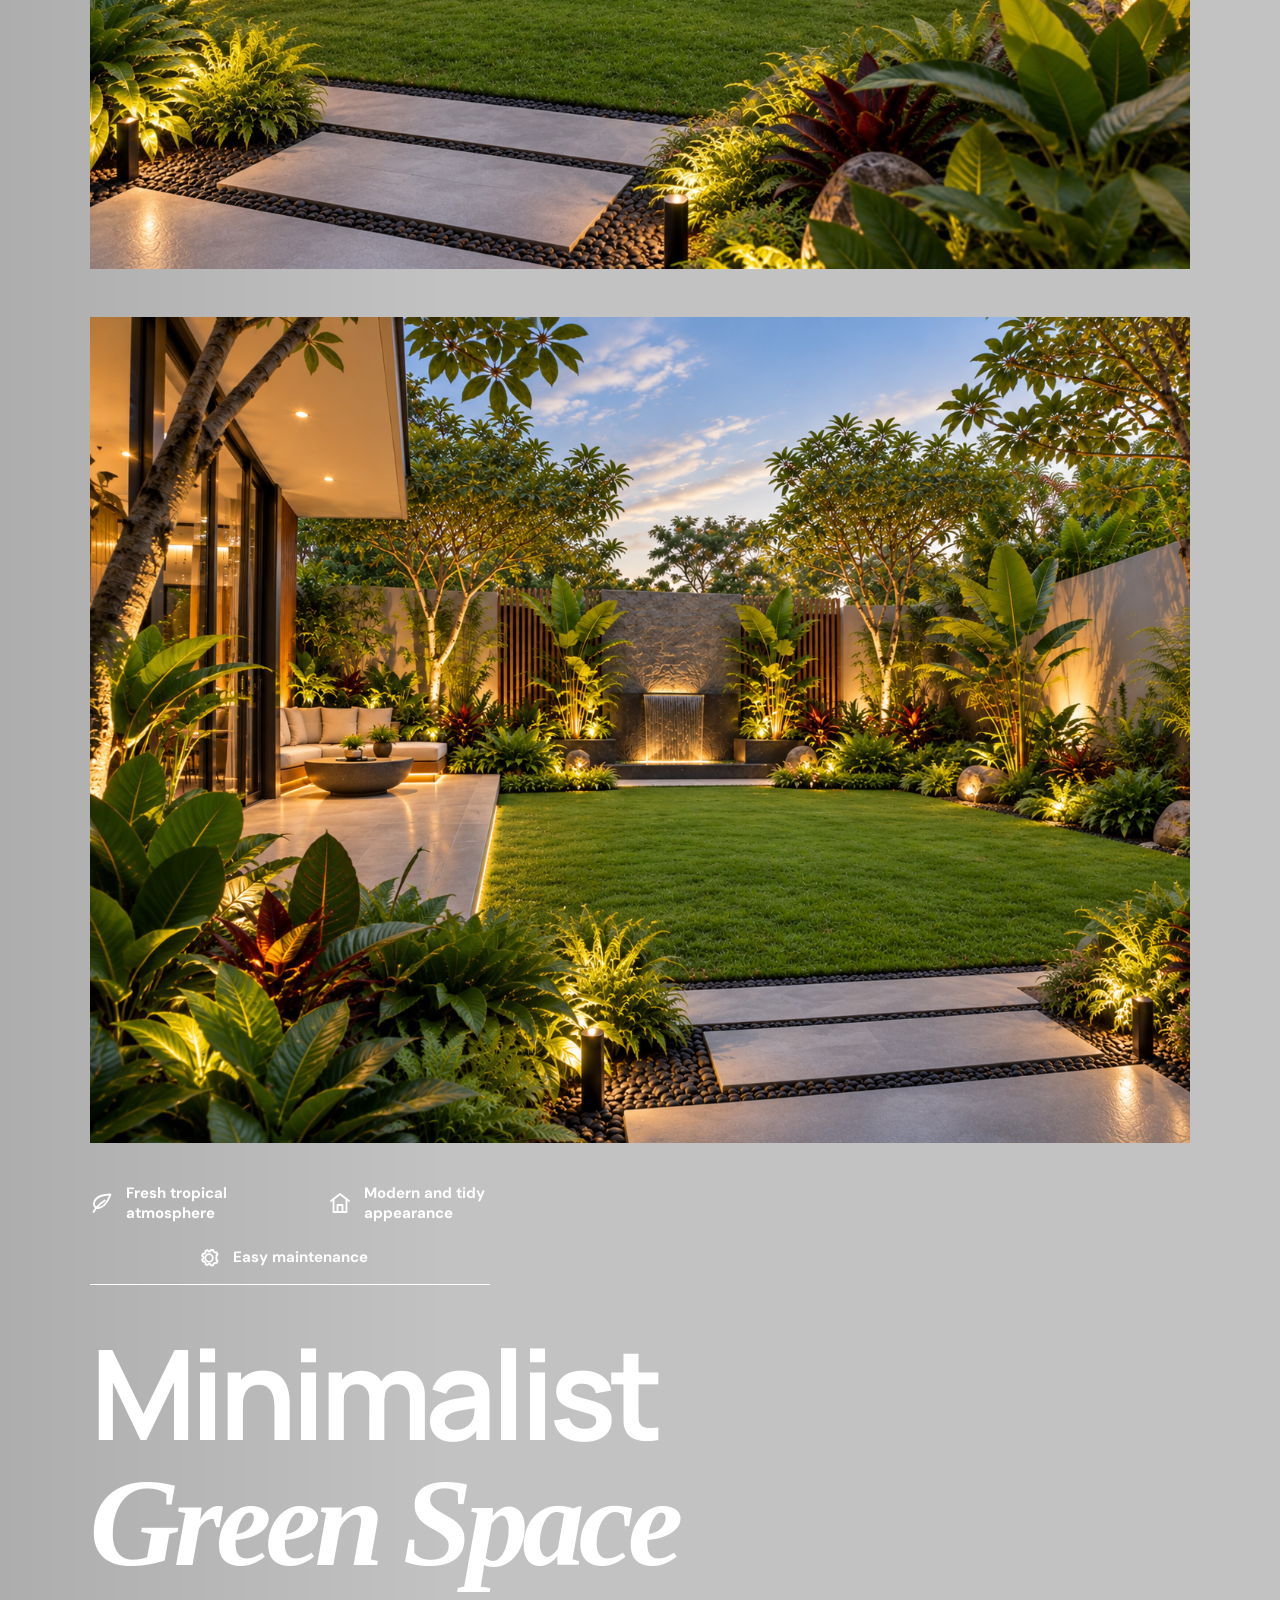
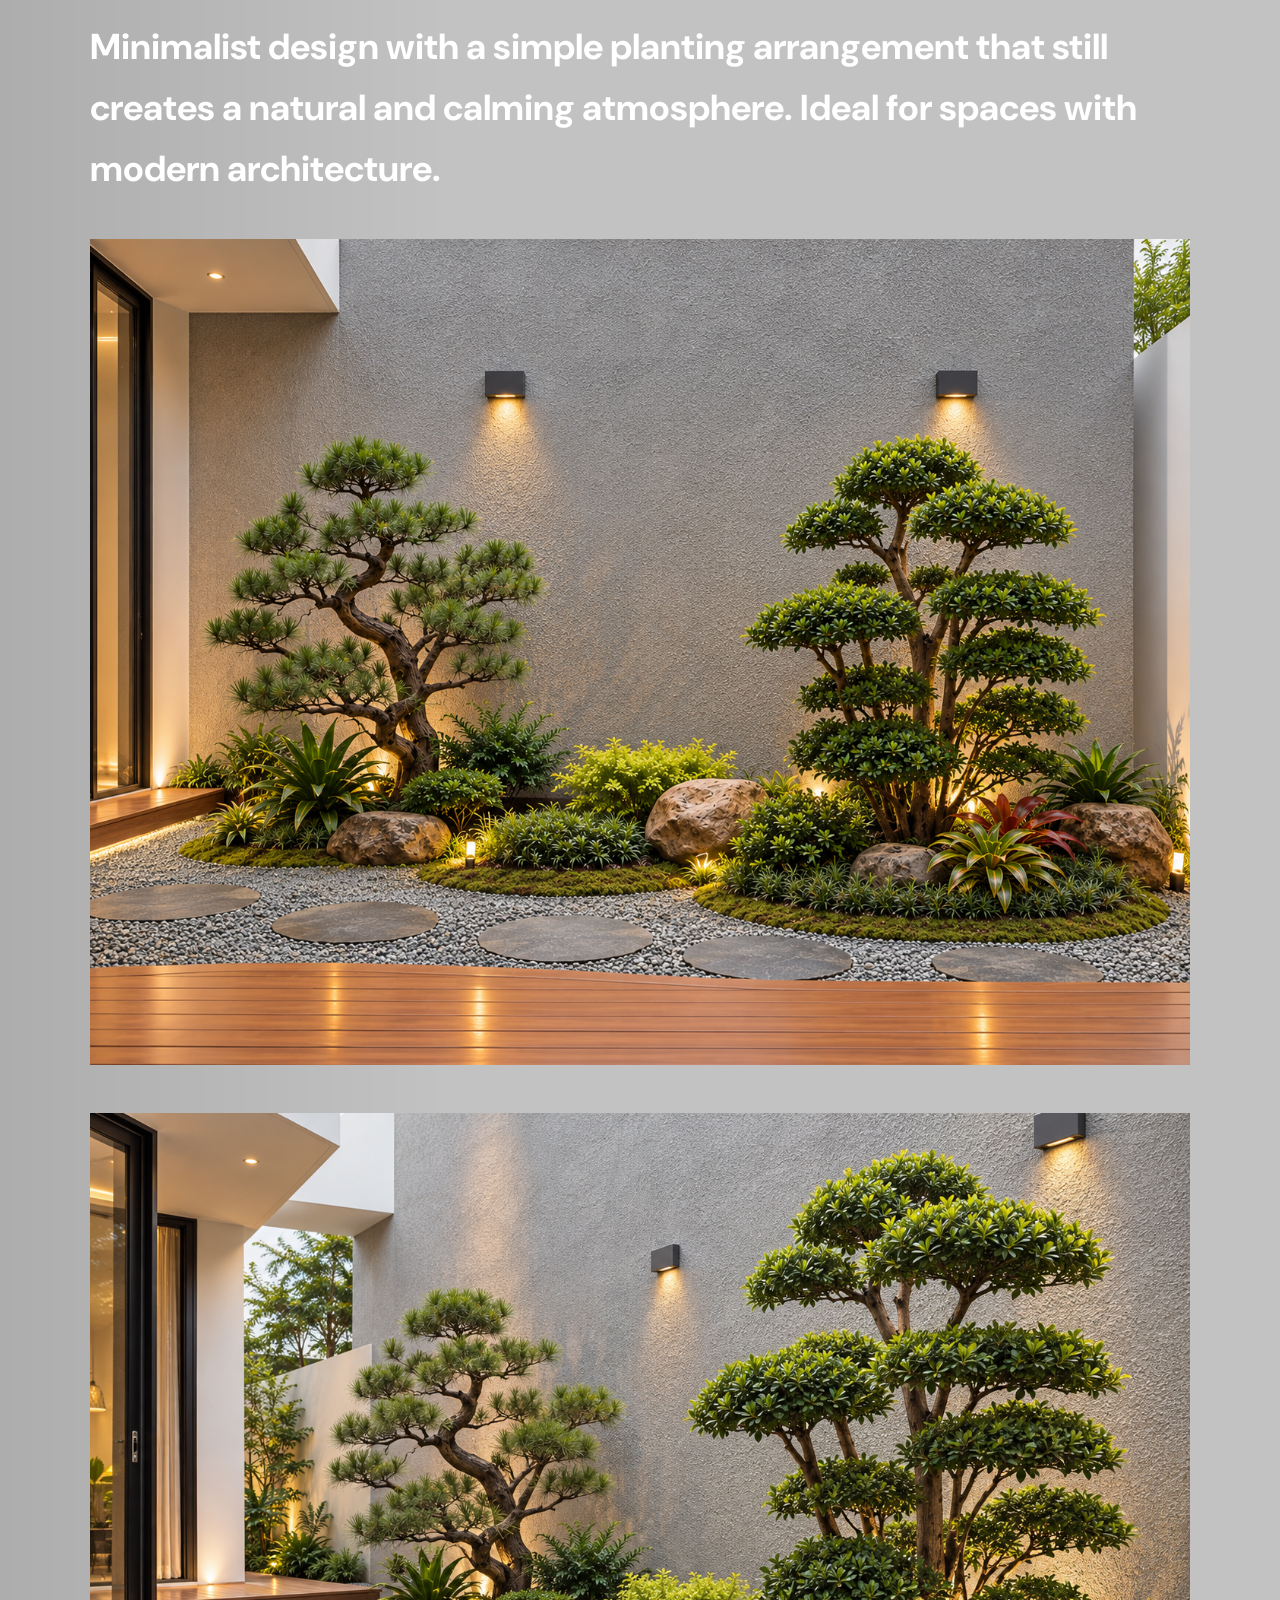
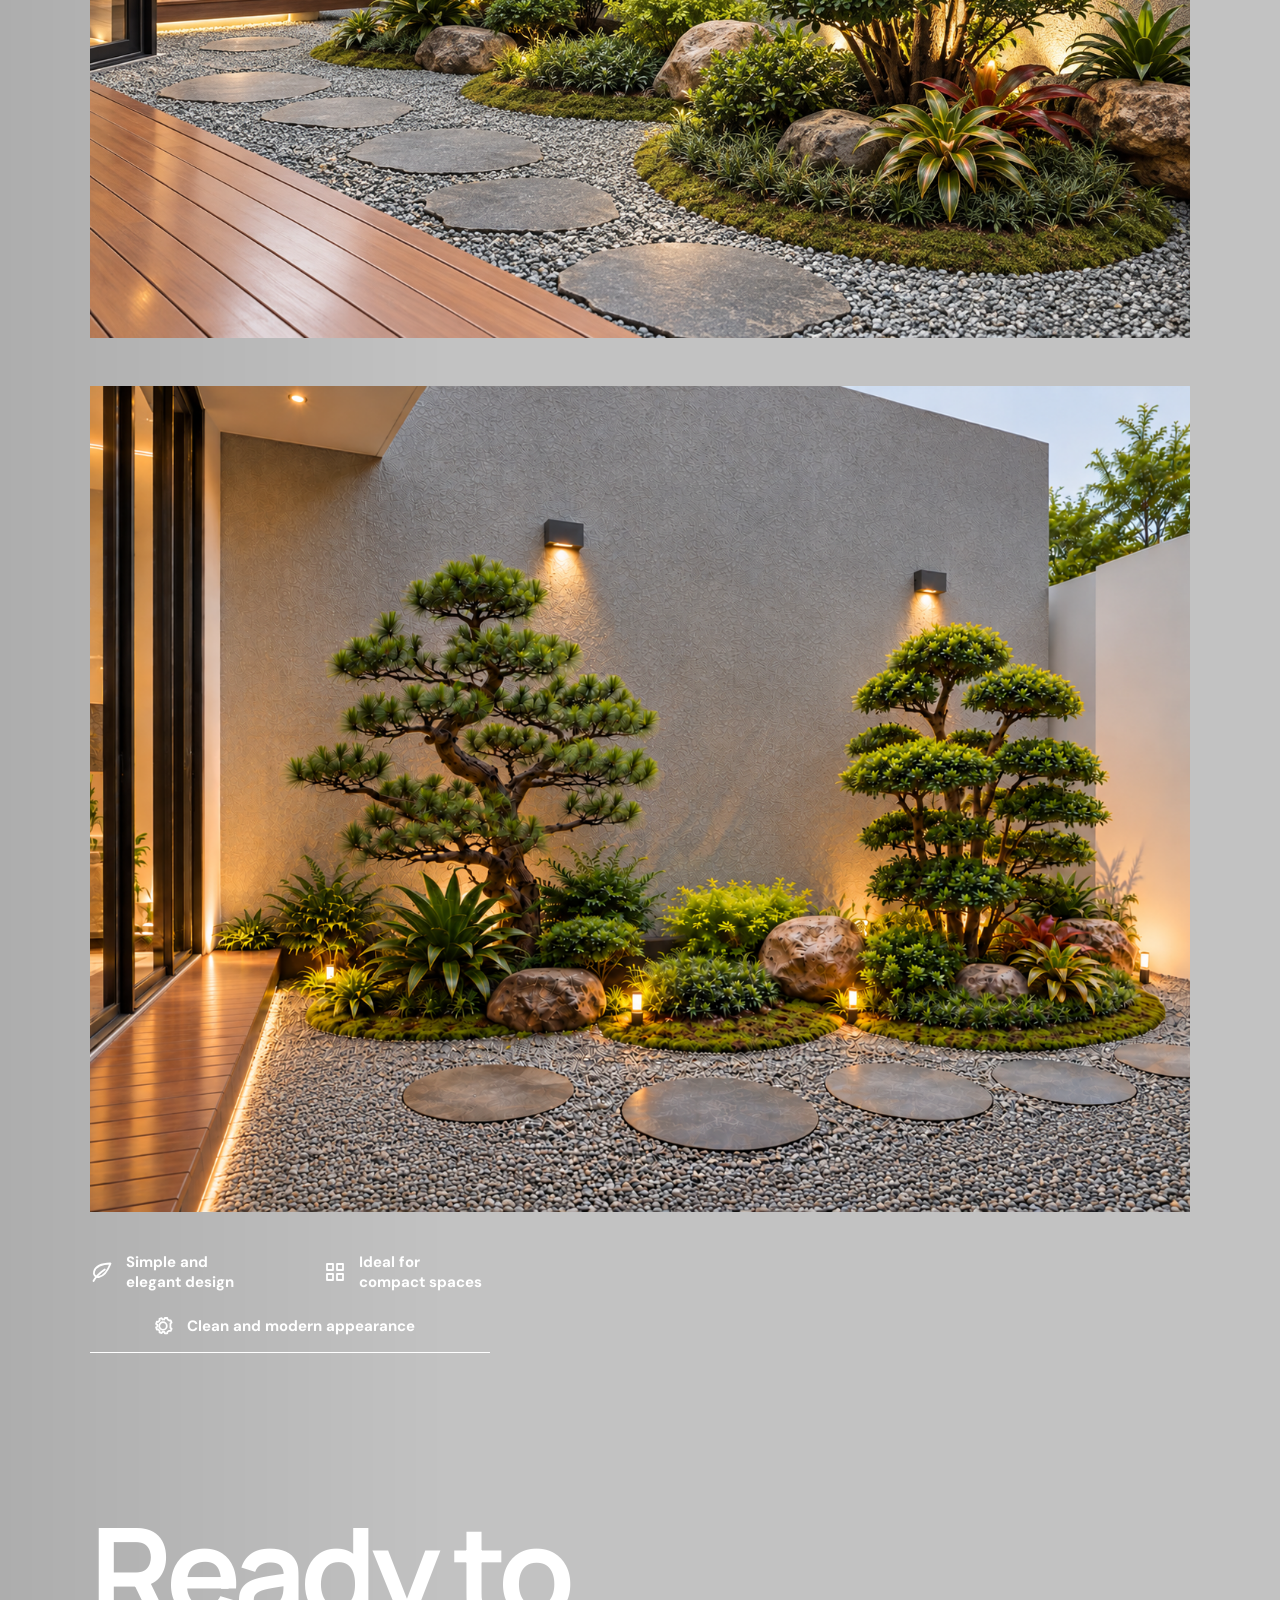
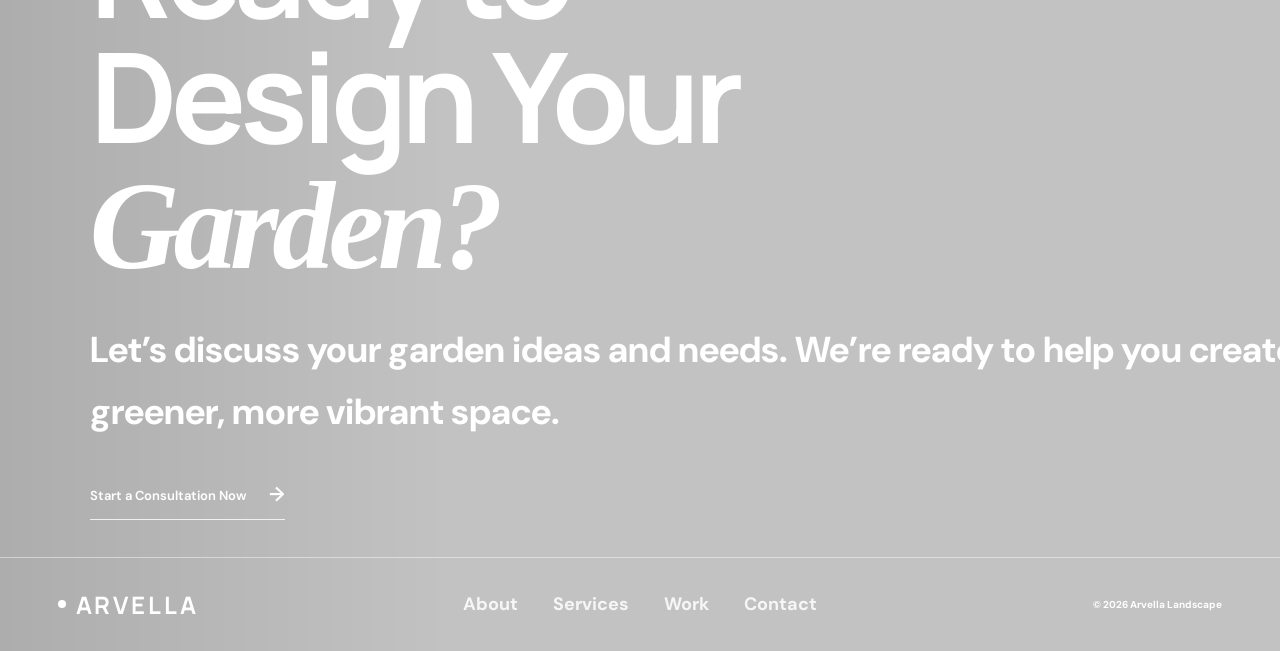
<file: landscape-design.html>
<!DOCTYPE html>
<html lang="en">
<head>
  <meta charset="UTF-8" />
  <meta name="viewport" content="width=device-width, initial-scale=1.0" />
  
  <script>
  // Lock the background to the visible viewport measured once on initial load.
  // Deliberately do not update this value when Chrome's address bar hides/shows.
  (function () {
    var visibleHeight = window.visualViewport ? window.visualViewport.height : window.innerHeight;
    document.documentElement.style.setProperty('--stable-viewport-height', Math.round(visibleHeight) + 'px');
  })();
</script>
  <meta name="description" content="Arvella Landscape — landscape design, build, and garden care." />
  <title>Landscape Design — ARVELLA</title>
    <link rel="icon" type="image/png" sizes="1254x1254" href="favicon-leaf.png?v=2" />
  <link rel="preload" as="image" href="assets/images/garden-design-photo.jpg" fetchpriority="high" />
  <link rel="preconnect" href="https://fonts.googleapis.com">
  <link rel="preconnect" href="https://fonts.gstatic.com" crossorigin>
  <link href="https://fonts.googleapis.com/css2?family=DM+Sans:wght@400;500;600&family=Manrope:wght@500;600;700;800&display=swap" rel="stylesheet">
  <link rel="stylesheet" href="style.css?v=76" />
<style>
.design-page{
  background:transparent !important;
  position:relative;
  isolation:isolate;
}
.design-page::before{
  content:"";
  position:fixed;
  top:0;
  left:0;
  width:100vw;
  height:100lvh;
  z-index:-2;
  background-image:url("assets/images/garden-design-photo.jpg");
  background-position:center top;
  background-size:cover;
  background-repeat:no-repeat;
  pointer-events:none;
}
.design-page::after{
  content:"";
  position:absolute;
  inset:0;
  z-index:-1;
  background:linear-gradient(90deg,rgba(0,0,0,.32) 0%,rgba(0,0,0,.24) 35%,rgba(0,0,0,.24) 100%);
  pointer-events:none;
}
.design-page .nav{
  position:relative;
  color:var(--ink) !important;
  animation:none !important;
  animation-delay:0s !important;
  animation-duration:0s !important;
  opacity:1 !important;
  transform:none !important;
  transition:none !important;
  will-change:auto !important;
}
.design-page .nav .brand{color:#fff}
.design-page .nav .menu-toggle{position:absolute !important;top:13px !important;}
.design-page .design-content{padding:70px 7vw 100px;position:relative;z-index:1}
@media(min-width:801px){
  .design-page .design-content{width:100%;box-sizing:border-box;padding-left:7vw;padding-right:7vw}
  .design-page .design-layout{display:block;width:100%;min-width:0;max-width:100%;box-sizing:border-box}
  .design-page .design-layout > div,.design-page .design-approach,.design-page .design-example-copy,.design-page .design-final-cta{width:100%;min-width:0;max-width:100%;box-sizing:border-box}
  .design-page .design-layout p:not(.eyebrow),.design-page .design-approach p:not(.eyebrow),.design-page .design-example-copy p:not(.eyebrow),.design-page .design-final-cta p{display:block;width:100% !important;min-width:0;max-width:100% !important;box-sizing:border-box;margin-left:0;margin-right:0}
  .design-page .design-layout img,.design-page .design-example-image{display:block;width:100% !important;max-width:100% !important;height:auto;box-sizing:border-box;margin-left:0;margin-right:0}
  .design-page .design-example-benefits{margin-left:0;margin-right:0}
}
@media(max-width:800px){
  .design-layout h1{margin-top:25px}

  .design-page .design-back{font-size:initial}
  .design-layout > div > .eyebrow:first-child{font-size:11px}

  .design-page::before{height:100lvh;background-size:auto 100lvh}
  body.design-page{min-height:var(--stable-viewport-height, 100svh);display:flex;flex-direction:column}
  .design-page .design-content{flex:1}
  .design-page footer{margin-top:32px;padding-top:20px}
}
.design-layout{display:grid;grid-template-columns:1fr 1fr;gap:7vw;align-items:center}
.design-layout img{width:100%;height:auto;display:block}
.design-layout h1,.design-final-cta h2{font:600 clamp(48px,6vw,90px)/1 var(--display);letter-spacing:-.05em;margin:30px 0}
@media(min-width:801px){.design-layout h1{font-size:125px}}
@media(min-width:801px){.design-layout > div > p:not(.eyebrow){font-size:36px;width:123.4%;max-width:40em}}

@media(min-width:801px){html:has(body.design-page),body.design-page{overflow-x:hidden !important;max-width:100%;}}
.design-layout h1 em,.design-final-cta h2 em{font-family:var(--serif);font-weight:400}
.design-layout p{font-size:16px;line-height:1.7;max-width:36em;margin-bottom:32px}
.design-approach{margin-top:34px;max-width:34em}
.design-approach .eyebrow{font-size:11px;letter-spacing:.14em;margin:0 0 12px}
.design-approach h2{font:600 clamp(48px,6vw,90px)/1 var(--display);letter-spacing:-.05em;margin:30px 0}.design-approach h2 em{font-family:var(--serif);font-weight:400}
.design-approach p:last-child{font-size:16px;line-height:1.7;max-width:36em;margin-bottom:32px}
.design-example-copy{margin-top:38px;width:100%;max-width:100%;box-sizing:border-box}
.design-example-copy .eyebrow{font-size:11px;letter-spacing:.14em;margin:0 0 12px}
.design-example-copy h2{font:600 clamp(48px,6vw,90px)/1 var(--display);letter-spacing:-.05em;margin:30px 0}.design-example-copy h2 em{font-family:var(--serif);font-weight:400}
.design-example-copy p{display:block;width:100%;max-width:36em;box-sizing:border-box;font-size:16px;line-height:1.7;margin-bottom:32px;overflow-wrap:break-word}
@media(min-width:801px){
  .design-approach h2,.design-example-copy h2{font-size:125px}
  .design-approach p:last-child,.design-example-copy p{font-size:36px}
}
.design-example-image{display:block;width:100%;max-width:400px;height:auto;margin-top:40px}
.design-example-image + .design-example-image{margin-top:48px}
.design-example-benefits{display:grid;grid-template-columns:1fr 1fr;column-gap:20px;row-gap:22px;width:100%;max-width:400px;margin:40px auto 0}.design-example-benefits::after{content:"";grid-column:1 / -1;width:100%;height:1px;background:#fff;margin-top:-8px}
.design-example-benefit{display:flex;align-items:center;gap:12px;min-width:0;font-size:15px;font-weight:600;line-height:1.35}
.design-example-benefit svg{width:24px;height:24px;flex:0 0 24px;fill:none;stroke:currentColor;stroke-width:1.8;stroke-linecap:round;stroke-linejoin:round}
.design-example-benefit:nth-child(2){margin-left:28px}.design-example-benefit:nth-child(3){grid-column:1 / -1;justify-self:center;transform:translateX(-7px)}
.design-example-benefits[aria-label="Minimalist Green Space features"] .design-example-benefit:nth-child(2){margin-left:23px}


.design-page .design-back{display:inline-block;margin-bottom:40px;border-bottom:1px solid currentColor;padding-bottom:6px}
@media(min-width:801px){
  .design-page .design-back{font-size:27px}
  .design-layout > div > .eyebrow:first-child,
  .design-approach > .eyebrow,
  .design-example-copy > .eyebrow{font-size:21px}
}

.design-page a{-webkit-tap-highlight-color:transparent}
@media(max-width:800px){
  .design-layout{grid-template-columns:minmax(0,1fr);gap:36px}
  .design-page .design-content{padding:0 6vw 0;margin-top:-8px}
  .design-layout,
  .design-layout > div{width:100%;min-width:0;max-width:100%;box-sizing:border-box}
  .design-layout > div > p:not(.eyebrow),
  .design-approach p:last-child{
    display:block;
    width:100%;
    min-width:0;
    max-width:100%;
    box-sizing:border-box;
    overflow-wrap:break-word;
    font-size:18px;
    line-height:1.5;
  }
  .design-layout > div > p:not(.eyebrow),
  .design-approach p:last-child{
    width:100% !important;
    max-width:100% !important;
    margin-left:0;
    margin-right:0;
  }
  .design-layout > div > p:not(.eyebrow){margin-bottom:28px}
  .design-approach{
    display:block;
    width:100%;
    min-width:0;
    max-width:100%;
    box-sizing:border-box;
  }
  .design-approach .eyebrow{margin-bottom:30px}
  .design-approach h2{font-size:clamp(48px,6vw,90px);line-height:1;margin:30px 0}
  .design-approach p:last-child{margin-bottom:28px}
  .design-example-copy{width:100%;max-width:100%;margin-top:38px}
  .design-example-copy .eyebrow{margin-bottom:30px}
  .design-example-copy h2{font-size:clamp(48px,6vw,90px);line-height:1;letter-spacing:-.05em;margin:30px 0}
  .design-example-copy p{width:100%;max-width:100%;font-size:18px;line-height:1.5;margin-bottom:28px}
}
body.design-page .nav,.design-page .nav .brand,.design-page .nav .menu-toggle{animation:none !important;animation-delay:0s !important;animation-duration:0s !important;transition:none !important;opacity:1 !important;transform:none !important;will-change:auto !important;}
.design-page,
.design-page .design-content,
.design-page .design-content * ,
.design-page footer,
.design-page footer *{
  color:#fff !important;
}
.design-page .design-back,
.design-page .text-link{
  border-color:rgba(255,255,255,.8) !important;
}
.design-page footer{
  border-top-color:rgba(255,255,255,.45) !important;
}
.design-page .menu-toggle span{
  background:#fff !important;
}
.design-page .nav,
.design-page .nav *,
.design-page .design-content,
.design-page .design-content *,
.design-page footer,
.design-page footer *{
  font-weight:700 !important;
}

.design-final-cta{margin:0 7vw 28px;padding:18px 0 9px;color:#fff;border-top:0 !important;border-bottom:0 !important}
.design-final-cta-copy{max-width:460px}
.design-final-cta-button{display:flex;align-items:center;justify-content:space-between;gap:22px;width:max-content;margin:0 auto 0 0;padding:12.5px 0;border:0;border-bottom:1px solid rgba(255,255,255,.8);color:#fff;text-decoration:none;font-size:13px;font-weight:600;line-height:1.2;transform:translateX(0)}
.design-final-cta-button span{font-size:20px;line-height:1;position:relative;top:-2px}
.design-final-cta-button:hover{background:transparent}
.design-final-cta-button:focus,.design-final-cta-button:focus-visible,.design-final-cta-button:active{outline:none;box-shadow:none;background:transparent;-webkit-tap-highlight-color:transparent}

@media(min-width:801px){
  .design-final-cta-copy{max-width:none}
  .design-final-cta .cta-title-desktop{display:block}
}
.design-final-cta h2,.design-final-cta h2 em{font-weight:700 !important}
.design-final-cta .cta-title-desktop{display:inline}
.design-final-cta .cta-title-mobile{display:none}
.design-final-cta h2{font-size:calc(clamp(48px,6vw,90px) + 2px)}
@media(min-width:801px){
  .design-final-cta h2{font-size:125px}
}
.design-final-cta h2 em{font-style:oblique 15deg}
.design-final-cta p{font-size:16px;font-weight:700 !important;line-height:1.7;max-width:36em;margin-bottom:32px}
@media(min-width:801px){.design-final-cta p{font-size:36px}}
@media(min-width:801px){
  .design-layout p:not(.eyebrow),
  .design-approach p:not(.eyebrow),
  .design-example-copy p:not(.eyebrow),
  .design-final-cta p{width:100% !important;max-width:40em !important;box-sizing:border-box}
}
@media(max-width:800px){
  .design-final-cta .cta-title-desktop{display:none}
  .design-final-cta .cta-title-mobile{display:inline}
  .design-final-cta{margin:0 6vw 24px;padding-top:0}.design-final-cta p{display:block;width:100%;min-width:0;max-width:100%;box-sizing:border-box;overflow-wrap:break-word;font-size:18px;line-height:1.5;margin-bottom:28px}


</style>
</head>
<body class="design-page">
  

  <header class="nav" id="nav">
    <a class="brand" href="index.html#home"><span class="brand-dot"></span>ARVELLA</a>
    <nav class="desktop-menu">
      <a href="index.html#about">About</a>
      <a href="index.html#services">Services</a>
      <a href="index.html#work">Selected Work</a>
      <a href="index.html#contact">Contact</a>
    </nav>
    <a class="nav-cta" href="index.html#contact">Start a project <span>↗</span></a>
    <button class="menu-toggle" aria-label="Open menu"><span></span><span></span><span></span></button>
  </header>

  <div class="menu-panel" aria-hidden="true">
    <button class="menu-close" aria-label="Close menu"><span></span><span></span></button>
    <div class="menu-panel-links">
      <div class="menu-panel-item"><span>SERVICE AREA</span><b>↗</b></div>
      <div class="menu-panel-item"><span>PORTFOLIO</span><b>↗</b></div>
      <div class="menu-language">
        <button class="menu-globe" type="button" aria-expanded="false" aria-controls="language-options">
          <svg viewBox="0 0 24 24" aria-hidden="true" focusable="false">
          <circle cx="12" cy="12" r="9"></circle>
          <path d="M3 12h18M12 3c2.6 2.5 4 5.5 4 9s-1.4 6.5-4 9M12 3c-2.6 2.5-4 5.5-4 9s1.4 6.5 4 9M5.2 7.5h13.6M5.2 16.5h13.6"></path>
        </svg>
          <span>Languages</span>
          <span class="language-chevron" aria-hidden="true"></span>
        </button>
        <div class="language-options" id="language-options" aria-hidden="true" inert>
          <div class="language-options-inner">
            <button type="button" lang="en" data-language="id" aria-pressed="false">Indonesian</button>
            <button type="button" lang="en" data-language="en" aria-pressed="true">English</button>
          </div>
        </div>
      </div>
    </div>
  </div>

  <main class="design-content">
    <a class="design-back" href="index.html#services">← <span>Services</span></a>
    <div class="design-layout">
      <div>
        <p class="eyebrow">01 / <span>LANDSCAPE DESIGN</span></p>
        <h1>Landscape<br><em>Design</em></h1>
        <p>From concept to planting palette, we translate your space into a landscape with a clear visual identity.</p>
        <section class="design-approach" aria-labelledby="design-approach-title">
          <p class="eyebrow">02 / OUR APPROACH</p>
          <h2 id="design-approach-title">More Than<br><em>Just a Garden</em></h2>
          <p>Every space has a story. We design gardens around your lifestyle, blending beauty, function, and lasting greenery.</p>
        </section>
        <section class="design-example-copy" aria-labelledby="design-example-title">
          <p class="eyebrow">03 / OUR DESIGN EXAMPLE</p>
          <h2 id="design-example-title">Tropical<br><em>Modern</em></h2>
          <p>Create a fresh tropical atmosphere with lush greenery, natural textures, and modern elements. Ideal for homes of any size.</p>
          <img class="design-example-image" src="assets/images/tropical-modern-design.jpg" alt="Tropical Modern garden design example" width="400" height="300" loading="lazy" />
          <img class="design-example-image" src="assets/images/tropical-modern-detail.jpg" alt="Tropical Modern garden from a second angle" width="400" height="300" loading="lazy" />
          <img class="design-example-image" src="assets/images/tropical-modern-detail-2.jpg" alt="Tropical Modern garden from a third angle" width="400" height="300" loading="lazy" />
          <div class="design-example-benefits" aria-label="Tropical Modern features">
            <div class="design-example-benefit">
              <svg viewBox="0 0 24 24" aria-hidden="true"><path d="M20.5 3.5C12 3.7 5.8 5.8 4.1 11.4c-1 3.4 1.5 6.2 4.7 5.6 5.2-1 9-6.2 11.7-13.5Z"/><path d="M3.5 21c2.7-5.2 6.3-8.2 11.3-11.6"/></svg>
              <span>Fresh tropical<br>atmosphere</span>
            </div>
            <div class="design-example-benefit">
              <svg viewBox="0 0 24 24" aria-hidden="true"><path d="m3 10 9-7 9 7"/><path d="M5.5 9v12h13V9"/><path d="M9.5 21v-7h5v7"/></svg>
              <span>Modern and tidy<br>appearance</span>
            </div>
            <div class="design-example-benefit">
              <svg viewBox="0 0 24 24" aria-hidden="true"><path d="M12 8.2a3.8 3.8 0 1 0 0 7.6 3.8 3.8 0 0 0 0-7.6Z"/><path d="m19.4 13.8 1.2 1-.9 2.1-1.5-.1a7.4 7.4 0 0 1-1.6 1l-.4 1.5h-2.4l-.5-1.5a7.4 7.4 0 0 1-1.8 0l-.8 1.3-2.2-.7.1-1.6a7.4 7.4 0 0 1-1.2-1.4l-1.6.1-.7-2.2 1.3-.8a7.4 7.4 0 0 1 0-1.8l-1.3-.8.7-2.2 1.6.1a7.4 7.4 0 0 1 1.2-1.3l-.1-1.6 2.2-.7.8 1.3a7.4 7.4 0 0 1 1.8 0l.5-1.5h2.4l.4 1.5a7.4 7.4 0 0 1 1.6 1l1.5-.1.9 2.1-1.2 1a7.4 7.4 0 0 1 0 2.2Z"/></svg>
              <span>Easy maintenance</span>
            </div>
          </div>
          <div class="design-example-copy">
            <h2>Minimalist<br><em>Green Space</em></h2>
            <p>Minimalist design with a simple planting arrangement that still creates a natural and calming atmosphere. Ideal for spaces with modern architecture.</p>
            <img class="design-example-image" src="assets/images/minimalist-green-space.jpg" alt="Minimalist Green Space garden design example" width="400" height="300" loading="lazy" />
            <img class="design-example-image" src="assets/images/minimalist-green-space-2.jpg" alt="Minimalist Green Space garden from a second angle" width="400" height="300" loading="lazy" />
            <img class="design-example-image" src="assets/images/minimalist-green-space-3.jpg" alt="Minimalist Green Space garden from a third angle" width="400" height="300" loading="lazy" />
            <div class="design-example-benefits" aria-label="Minimalist Green Space features">
              <div class="design-example-benefit">
                <svg viewBox="0 0 24 24" aria-hidden="true"><path d="M20.5 3.5C12 3.7 5.8 5.8 4.1 11.4c-1 3.4 1.5 6.2 4.7 5.6 5.2-1 9-6.2 11.7-13.5Z"/><path d="M3.5 21c2.7-5.2 6.3-8.2 11.3-11.6"/></svg>
                <span>Simple and<br>elegant design</span>
              </div>
              <div class="design-example-benefit">
                <svg viewBox="0 0 24 24" aria-hidden="true"><rect x="4" y="4" width="6" height="6"/><rect x="14" y="4" width="6" height="6"/><rect x="4" y="14" width="6" height="6"/><rect x="14" y="14" width="6" height="6"/></svg>
                <span>Ideal for<br>compact spaces</span>
              </div>
              <div class="design-example-benefit">
                <svg viewBox="0 0 24 24" aria-hidden="true"><path d="M12 8.2a3.8 3.8 0 1 0 0 7.6 3.8 3.8 0 0 0 0-7.6Z"/><path d="m19.4 13.8 1.2 1-.9 2.1-1.5-.1a7.4 7.4 0 0 1-1.6 1l-.4 1.5h-2.4l-.5-1.5a7.4 7.4 0 0 1-1.8 0l-.8 1.3-2.2-.7.1-1.6a7.4 7.4 0 0 1-1.2-1.4l-1.6.1-.7-2.2 1.3-.8a7.4 7.4 0 0 1 0-1.8l-1.3-.8.7-2.2 1.6.1a7.4 7.4 0 0 1 1.2-1.3l-.1-1.6 2.2-.7.8 1.3a7.4 7.4 0 0 1 1.8 0l.5-1.5h2.4l.4 1.5a7.4 7.4 0 0 1 1.6 1l1.5-.1.9 2.1-1.2 1a7.4 7.4 0 0 1 0 2.2Z"/></svg>
                <span>Clean and modern appearance</span>
              </div>
            </div>
          </div>
        </section>
      </div>

    </div>
  </main>
  <section class="design-final-cta" aria-labelledby="design-final-cta-title">
      <div class="design-final-cta-copy">
        <h2 id="design-final-cta-title"><span class="cta-title-desktop">Ready to<br>Design Your<br><em>Garden?</em></span><span class="cta-title-mobile">Ready to Design<br><em>Your Garden?</em></span></h2>
        <p>Let’s discuss your garden ideas and needs. We’re ready to help you create a greener, more vibrant space.</p>
      </div>
      <a class="design-final-cta-button" href="https://wa.me/6285741951002?text=Halo%20Mutiara%20Garden%20%F0%9F%91%8B%0AMau%20konsultasi%20dong%2C%20bisa%20tolong%20dibantu%3F" target="_blank" rel="noopener noreferrer">Start a Consultation Now <span aria-hidden="true">→</span></a>
    </section>
  </main>
  <footer>
    <a class="brand" href="index.html#home"><span class="brand-dot"></span>ARVELLA</a>
    <div class="footer-links"><a href="index.html#about">About</a><a href="index.html#services">Services</a><a href="index.html#work">Work</a><a href="https://wa.me/6285741951002?text=Halo%20Mutiara%20Garden%20%F0%9F%91%8B%0AMau%20konsultasi%20dong%2C%20bisa%20tolong%20dibantu%3F" target="_blank" rel="noopener noreferrer">Contact</a></div>
    <p>© 2026 Arvella Landscape</p>
  </footer>

  <script src="script.js?v=48"></script>
</body>
</html>
</file>
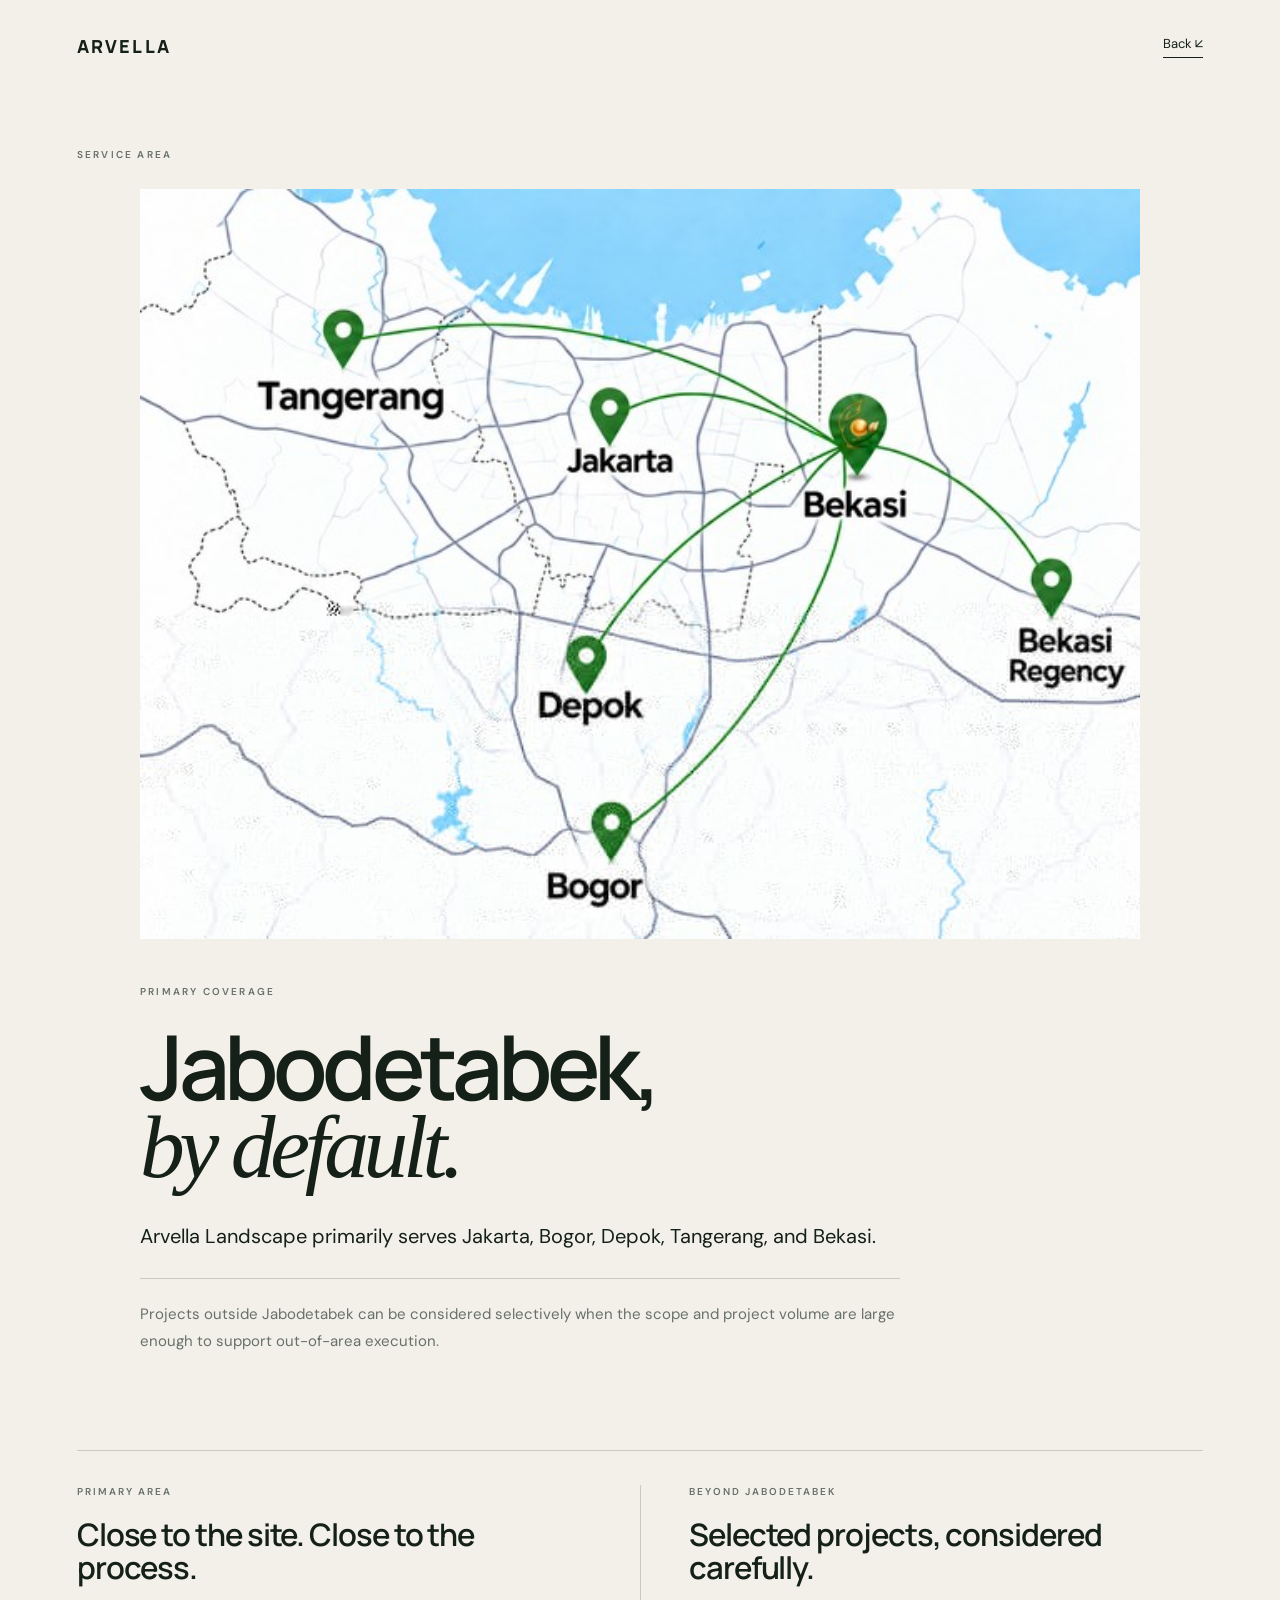
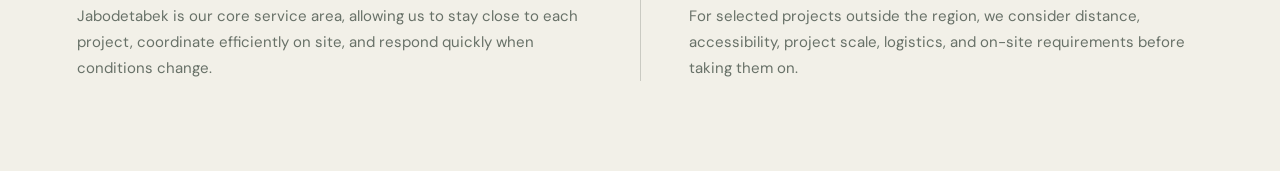
<file: service-area.html>
<!DOCTYPE html>
<html lang="en">
<head>
  <meta charset="UTF-8">
  <meta name="viewport" content="width=device-width, initial-scale=1.0">
  <meta name="description" content="Arvella Landscape service coverage across Jabodetabek, with selected large-scale projects outside the region.">
  <title>Service Area — Arvella Landscape</title>
  <link rel="icon" type="image/png" sizes="1254x1254" href="favicon-leaf.png?v=2">
  <link rel="preconnect" href="https://fonts.googleapis.com">
  <link rel="preconnect" href="https://fonts.gstatic.com" crossorigin>
  <link href="https://fonts.googleapis.com/css2?family=DM+Sans:wght@400;500;600&family=Manrope:wght@500;600;700;800&display=swap" rel="stylesheet">
  <style>
    :root{--ink:#142018;--cream:#f2f0e8;--line:rgba(20,32,24,.18);--muted:#687168;--serif:Georgia,"Times New Roman",serif;--sans:"DM Sans",sans-serif;--display:"Manrope",sans-serif}
    *{box-sizing:border-box;margin:0;padding:0}
    html{background:var(--cream);color:var(--ink)}
    body{font-family:var(--sans);background:var(--cream);min-height:100vh}
    a{color:inherit;text-decoration:none}
    .page{padding:34px 6vw 90px}
    .top{display:flex;justify-content:space-between;align-items:center;margin-bottom:90px}
    .brand{font:800 18px var(--display);letter-spacing:.12em;pointer-events:none;cursor:default;user-select:none;-webkit-user-select:none;-webkit-tap-highlight-color:transparent;touch-action:none;display:inline-block}
    .back{
      font-size:13px;
      border-bottom:1px solid var(--ink);
      padding-bottom:5px;
      -webkit-tap-highlight-color:transparent;
      tap-highlight-color:transparent;
      outline:none;
    }
    .back:focus,
    .back:active,
    .back:visited{
      color:inherit;
      background:transparent;
      outline:none;
      box-shadow:none;
    }
    .label{font-size:10px;letter-spacing:.22em;font-weight:600;color:var(--muted);margin-bottom:28px}
    .hero{display:flex;flex-direction:column;align-items:center;gap:42px;width:100%;margin:0 auto}
    .map{width:min(100%,1000px);margin:0 auto;display:flex;justify-content:center}
    .map img{display:block;width:100%;height:auto;margin:0 auto}
    .copy{width:min(100%,1000px);margin:0 auto;padding-top:4px;align-self:center}
    h1{font:600 clamp(58px,7vw,112px)/.9 var(--display);letter-spacing:-.06em;margin-bottom:34px}
    h1 em{display:block;font-family:var(--serif);font-weight:400}
    .lead{font-size:20px;line-height:1.55;max-width:760px;margin-bottom:26px}
    .note{max-width:760px;border-top:1px solid var(--line);padding-top:22px;color:var(--muted);font-size:15px;line-height:1.75}
    .coverage{
      margin-top:96px;
      border-top:1px solid var(--line);
      padding-top:34px;
      display:grid;
      grid-template-columns:1fr 1fr;
      gap:0;
    }
    .coverage-item{
      padding-right:48px;
    }
    .coverage-item + .coverage-item{
      padding-left:48px;
      padding-right:0;
      border-left:1px solid var(--line);
    }
    .coverage-kicker{
      margin-bottom:20px;
      color:var(--muted);
      font-size:10px;
      font-weight:600;
      letter-spacing:.2em;
    }
    .coverage h2{
      font:600 31px/1.08 var(--display);
      letter-spacing:-.035em;
      margin-bottom:18px;
      max-width:560px;
    }
    .coverage p:not(.coverage-kicker){
      color:var(--muted);
      line-height:1.75;
      font-size:15px;
      max-width:560px;
    }
    @media(min-width:801px){
      .map{width:min(100%,1000px)}
      .map img{width:100%;max-width:none}
    }
    @media(max-width:800px){
      .page{padding:26px 6vw 70px}
      .top{margin-bottom:60px}
      .hero{grid-template-columns:1fr;gap:42px}
      h1{font-size:14vw}
      .lead{font-size:17px}
      .coverage{
        grid-template-columns:1fr;
        gap:0;
        margin-top:64px;
        padding-top:28px;
      }
      .coverage-item{
        padding:0 0 30px;
      }
      .coverage-item + .coverage-item{
        padding:30px 0 0;
        border-left:0;
        border-top:1px solid var(--line);
      }
      .coverage h2{
        font-size:25px;
        line-height:1.12;
        margin-bottom:14px;
      }
      .coverage p:not(.coverage-kicker){
        font-size:14px;
        line-height:1.7;
      }
    }
  </style>
</head>
<body>
  <main class="page">
    <div class="top">
      <span class="brand" aria-hidden="true" role="presentation" tabindex="-1" onclick="return false" onpointerdown="event.preventDefault();event.stopPropagation()" onmousedown="event.preventDefault();event.stopPropagation()">ARVELLA</span>
      <a class="back" href="index.html">Back ↙</a>
    </div>

    <div class="label">SERVICE AREA</div>

    <section class="hero">
      <div class="map">
        <img id="service-area-map" src="assets/images/service-area-map-sharp.jpg?v=1" alt="Arvella Landscape service area map covering Tangerang, Jakarta, Depok, Bogor, Bekasi, and Bekasi Regency" width="600" height="450">
      </div>

      <div class="copy">
        <p class="label">PRIMARY COVERAGE</p>
        <h1>Jabodetabek,<em>by default.</em></h1>
        <p class="lead">Arvella Landscape primarily serves Jakarta, Bogor, Depok, Tangerang, and Bekasi.</p>
        <p class="note">Projects outside Jabodetabek can be considered selectively when the scope and project volume are large enough to support out-of-area execution.</p>
      </div>
    </section>

    <section class="coverage">
      <article class="coverage-item">
        <p class="coverage-kicker" data-en="PRIMARY AREA" data-id="AREA UTAMA">PRIMARY AREA</p>
        <h2 data-en="Close to the site. Close to the process." data-id="Dekat dengan lokasi. Dekat dengan prosesnya.">Close to the site. Close to the process.</h2>
        <p data-en="Jabodetabek is our core service area, allowing us to stay close to each project, coordinate efficiently on site, and respond quickly when conditions change."
           data-id="Jabodetabek adalah area utama layanan kami, sehingga kami dapat tetap dekat dengan setiap proyek, berkoordinasi secara efektif di lapangan, dan merespons dengan cepat ketika kondisi berubah.">
          Jabodetabek is our core service area, allowing us to stay close to each project, coordinate efficiently on site, and respond quickly when conditions change.
        </p>
      </article>
      <article class="coverage-item">
        <p class="coverage-kicker" data-en="BEYOND JABODETABEK" data-id="DI LUAR JABODETABEK">BEYOND JABODETABEK</p>
        <h2 data-en="Selected projects, considered carefully." data-id="Proyek tertentu, dipertimbangkan dengan cermat.">Selected projects, considered carefully.</h2>
        <p data-en="For selected projects outside the region, we consider distance, accessibility, project scale, logistics, and on-site requirements before taking them on."
           data-id="Untuk proyek tertentu di luar wilayah Jabodetabek, kami mempertimbangkan jarak, aksesibilitas, skala proyek, logistik, dan kebutuhan pekerjaan di lapangan sebelum mengambilnya.">
          For selected projects outside the region, we consider distance, accessibility, project scale, logistics, and on-site requirements before taking them on.
        </p>
      </article>
    </section>
  </main>

  <script>
    document.addEventListener("click", (event) => {\n      if (event.target.closest(".brand")) { event.preventDefault(); event.stopPropagation(); }\n    }, true);\n\n    (() => {
      const nodes = document.querySelectorAll("[data-en][data-id]");
      const setLanguage = (language) => {
        const lang = language === "id" ? "id" : "en";
        document.documentElement.lang = lang;
        nodes.forEach((node) => {
          node.textContent = node.dataset[lang];
        });
        document.querySelector(".back").textContent = lang === "id" ? "Kembali ↙" : "Back ↙";
        document.querySelector(".label").textContent = lang === "id" ? "AREA LAYANAN" : "SERVICE AREA";
        const primary = document.querySelector(".copy .label");
        if (primary) primary.textContent = lang === "id" ? "CAKUPAN UTAMA" : "PRIMARY COVERAGE";
        const h1 = document.querySelector(".copy h1");
        if (h1) h1.innerHTML = lang === "id" ? "Jabodetabek,<em>sebagai fokus utama.</em>" : "Jabodetabek,<em>by default.</em>";
        const lead = document.querySelector(".lead");
        if (lead) lead.textContent = lang === "id"
          ? "Arvella Landscape melayani Jakarta, Bogor, Depok, Tangerang, dan Bekasi sebagai area utama."
          : "Arvella Landscape primarily serves Jakarta, Bogor, Depok, Tangerang, and Bekasi.";
        const note = document.querySelector(".note");
        if (note) note.textContent = lang === "id"
          ? "Proyek di luar Jabodetabek dapat dipertimbangkan secara selektif ketika lingkup dan skala proyek memungkinkan pelaksanaan di luar area."
          : "Projects outside Jabodetabek can be considered selectively when the scope and project volume are large enough to support out-of-area execution.";
        const title = document.querySelector("title");
        if (title) title.textContent = lang === "id" ? "Area Layanan — Arvella Landscape" : "Service Area — Arvella Landscape";
      };

      let language = "en";
      try {
        const saved = localStorage.getItem("arvella-language");
        if (saved === "id" || saved === "en") language = saved;
      } catch (_) {}
      setLanguage(language);
    })();
  </script>
</body>
</html>
</file>
<file: style.css>
:root{
  --ink:#142018;--cream:#f2f0e8;--line:rgba(20,32,24,.18);--muted:#687168;
  --serif:Georgia,"Times New Roman",serif;--sans:"DM Sans",sans-serif;--display:"Manrope",sans-serif
}
*{box-sizing:border-box;margin:0;padding:0}
html{scroll-behavior:smooth}
body{background:var(--cream);color:var(--ink);font-family:var(--sans);overflow-x:clip}
a{color:inherit;text-decoration:none}
.nav{position:absolute;top:0;left:0;width:100%;height:82px;z-index:99999;display:flex;align-items:center;justify-content:space-between;padding:0 4.5vw;color:#fff}
.brand{font:900 24px var(--display);letter-spacing:.12em;display:flex;align-items:center;gap:10px;color:#fff}
.brand-dot{width:8px;height:8px;border-radius:50%;background:currentColor;display:inline-block}
.desktop-menu{display:flex;gap:42px;font-size:17px;font-weight:800}
.desktop-menu a,.footer-links a{color:#fff;opacity:.85;transition:.25s}footer .brand{color:#111}footer .footer-links a{color:#111;opacity:.85}
.desktop-menu a:hover,.footer-links a:hover{opacity:1}
.nav-cta{border:1px solid rgba(255,255,255,.7);border-radius:99px;padding:17px 30px;font-size:16px;font-weight:800}
.nav-cta span{margin-left:16px}
.menu-toggle{
  display:none;
  background:none;
  border:0;
  outline:none;
  box-shadow:none;
  -webkit-appearance:none;
  appearance:none;
  -webkit-tap-highlight-color:transparent;
  -webkit-touch-callout:none;
  user-select:none;
  -webkit-user-select:none;
}
.menu-toggle:focus,
.menu-toggle:active{
  outline:none;
  box-shadow:none;
  background:transparent;
}
.menu-panel{display:none}
.hero{height:100vh;height:100svh;min-height:680px;position:relative;color:#fff;display:flex;align-items:flex-end;padding:0 7vw 8svh;overflow:hidden}
.hero-image,.statement-bg,.project-img{background-position:center;background-size:cover}
.hero-image{position:absolute;inset:0;background-image:url("hero.jpg");background-position:center;background-size:cover;transform:scale(1.03)}
.hero-overlay{position:absolute;inset:0;background:linear-gradient(180deg,rgba(0,0,0,.12),rgba(0,0,0,.03) 45%,rgba(0,0,0,.30))}
.hero-content{position:relative;z-index:2;max-width:900px}
.eyebrow{font-size:10px;letter-spacing:.22em;font-weight:600;margin-bottom:25px}
.hero h1{font:700 clamp(65px,9vw,145px)/.86 var(--display);letter-spacing:-.065em}
.hero h1 em,.display-text span,.contact h2 em,.statement h2 em{font-family:var(--serif);font-weight:400}
.hero-copy{max-width:360px;font-size:14px;line-height:1.6;margin:30px 0}
.round-link{display:flex;align-items:center;gap:18px;width:max-content;font-size:12px;border-bottom:1px solid rgba(255,255,255,.65);padding-bottom:9px}
.round-link b{font-size:16px;font-weight:400}
.hero-meta{position:absolute;right:4.5vw;bottom:8svh;display:flex;gap:40px;font-size:10px;letter-spacing:.12em;opacity:.8}
.section{padding:145px 7vw}
.section-label{font-size:10px;letter-spacing:.2em;font-weight:600;color:var(--muted);margin-bottom:55px}
.intro-main{max-width:1050px;margin-left:auto}
.display-text{font:500 clamp(40px,6vw,88px)/1.04 var(--display);letter-spacing:-.055em}
.display-text span{color:#419428 !important}
.intro-bottom{display:flex;justify-content:space-between;gap:50px;margin-top:75px;padding-left:25%;border-top:1px solid var(--line);padding-top:28px}
.intro-bottom p{max-width:380px;color:var(--muted);font-size:14px;line-height:1.7}
.text-link{font-size:12px;height:max-content;border-bottom:1px solid var(--ink);padding-bottom:7px;white-space:nowrap}
.text-link span{margin-left:20px}
.services{background:#203a2a;color:#f2f0e8}
.services .section-label{color:#a8b0a8}
.service-grid{display:grid;grid-template-columns:repeat(3,1fr);border-top:1px solid rgba(242,240,232,.2)}
.service-card{min-height:510px;padding:35px;background:#314638;border-right:1px solid rgba(242,240,232,.2);position:relative;display:flex;flex-direction:column;justify-content:space-between}
.service-card:last-child{border-right:0}
.service-number{font-size:10px;opacity:.55}
.service-card h2{font:600 clamp(35px,4vw,62px)/.92 var(--display);letter-spacing:-.05em;margin-top:auto;transform:translateY(23px)}
.service-card h2 em{font:400 1.05em var(--serif)}
.service-card p{font-size:13px;line-height:1.7;max-width:300px;color:#b9c0b9;margin-top:35px}
.service-arrow{position:absolute;right:32px;top:32px;font-size:22px}
.service-card.featured{background:#314638}
.service-card.service-card-photo{
  background:#314638;
  isolation:isolate;
}
.service-card-image{
  position:absolute;
  top:0;
  left:0;
  width:100%;
  height:100%;
  object-fit:cover;
  object-position:center;
  z-index:0;
  pointer-events:none;
}
.service-card-photo > :not(.service-card-image){
  z-index:2;
}
.service-card-copy{
  position:relative;
  isolation:isolate;
  margin-top:auto;
}
/* Shade follows the copy, keeping the upper photograph unobscured. */
.service-card-copy::before{
  content:"";
  position:absolute;
  inset:-35px -35px -35px;
  background:linear-gradient(180deg,rgba(49,70,56,0) 0px,rgba(49,70,56,.96) 55px,#314638 115px);
  z-index:-1;
  pointer-events:none;
}
/* Desktop photos end near the top of the service titles. */
@media(min-width:801px){
  .service-card-image{height:55%}
  /* A narrow fade at the Build photo edge, independent of title wrapping. */
  .service-card-photo:nth-child(2)::after{
    content:"";
    position:absolute;
    left:0;
    right:0;
    top:calc(55% - 40px);
    height:40px;
    background:linear-gradient(180deg,rgba(49,70,56,0),rgba(49,70,56,.85));
    z-index:1;
    pointer-events:none;
  }
}
/* Mobile only: visible green shade concentrated behind the description text. */
@media(max-width:800px){
  .service-card-copy::before{
    inset:-22px -35px -35px;
    opacity:1;
    background:linear-gradient(
      180deg,
      rgba(49,70,56,0) 0%,
      rgba(49,70,56,.15) 24%,
      rgba(49,70,56,.62) 58%,
      rgba(49,70,56,.84) 100%
    );
  }

  .service-card p{
    position:relative;
    z-index:2;
    padding:10px 0 16px;
    text-shadow:0 1px 2px rgba(0,0,0,.18);
  }

  .service-card p::before{
    content:"";
    position:absolute;
    z-index:-1;
    left:-35px;
    right:-35px;
    top:-8px;
    bottom:-20px;
    background:rgba(49,70,56,.28);
    box-shadow:0 0 28px 16px rgba(49,70,56,.19);
    pointer-events:none;
  }
}
.work{padding-bottom:160px}
.work-head{display:flex;justify-content:space-between;align-items:end;margin-bottom:55px}
.work-head .section-label{margin:0}
.work-head>p{max-width:330px;color:var(--muted);font-size:13px;line-height:1.6}
.projects{display:grid;grid-template-columns:1.35fr 1fr;gap:45px}
.project{margin-bottom:30px}
.project-large{grid-row:span 2}
.project-img{height:430px;overflow:hidden;transition:transform .7s cubic-bezier(.2,.7,.2,1)}
.project-large .project-img{height:700px}
.project:hover .project-img{transform:scale(.985)}
.project-large:hover .project-img{transform:none}
.project-large .project-img{transition:none}
.projects .project:nth-child(2):hover .project-img,
.projects .project:nth-child(3):hover .project-img{transform:none}
.projects .project:nth-child(2) .project-img,
.projects .project:nth-child(3) .project-img{transition:none}
.img-one{background-image:url("assets/images/private-residence.avif?v=1")}
.img-two{background-image:url("assets/images/tropical-residence.jpg")}
.img-three{background-image:url("assets/images/modern-residence.jpg")}
.project-info{display:flex;justify-content:space-between;padding-top:15px;border-top:1px solid var(--line);margin-top:12px}
.project-info span{font-size:9px;letter-spacing:.15em;color:var(--muted)}
.project-info h3{font:600 20px var(--display);margin-top:7px}
.statement{height:90vh;min-height:620px;position:relative;color:#fff;display:flex;align-items:center;padding:7vw;overflow:hidden}
.statement-bg{position:absolute;inset:0;background-image:url("assets/images/statement-garden.jpg?v=7");background-position:center center;background-size:cover;background-color:#203a2a}
.statement-overlay{position:absolute;inset:0;background:transparent}
.statement-content{position:relative;z-index:2}
.statement .eyebrow{font-size:11px;margin-bottom:12px}
.statement h2{font:600 clamp(55px,8vw,125px)/.9 var(--display);letter-spacing:-.065em}
.statement h2 span,
.statement h2 em{display:block}
.contact{padding-bottom:110px}
.contact-main{display:grid;grid-template-columns:1.3fr .7fr;gap:10%;align-items:end}
.contact h2{font:600 clamp(60px,8.5vw,126px)/.88 var(--display);letter-spacing:-.065em}
.contact-main>div p{font-size:14px;line-height:1.7;color:var(--muted);max-width:310px;margin-bottom:35px}
.contact-button{display:flex;justify-content:space-between;gap:50px;width:100%;max-width:400px;border-bottom:1px solid var(--ink);padding-bottom:13px;font-size:12px}
footer{padding:30px 4.5vw;border-top:1px solid var(--line);display:grid;grid-template-columns:1fr 1fr 1fr;align-items:center}
.footer-links a{
  white-space:nowrap;
  -webkit-tap-highlight-color:transparent;
  tap-highlight-color:transparent;
  outline:none;
}
.footer-links{display:flex;gap:35px;justify-content:center;font-size:18px}
footer p{text-align:right;color:var(--muted);font-size:10px}
@media(max-width:800px){
 .desktop-menu,.nav-cta{display:none}.menu-toggle{display:flex !important;position:fixed !important;right:4.5vw !important;left:auto !important;top:13px !important;width:44px !important;height:56px !important;align-items:center !important;justify-content:center !important;flex-direction:column !important;gap:5px !important;margin:0 !important;padding:10px !important;z-index:100001 !important;transform:none !important}.menu-toggle span{display:block;width:24px;height:1px;background:#111!important}
 .hero{padding:0 6vw 7svh}.hero h1{font-size:18vw}.hero-meta{display:none}
 .display-text{font-size:7.5vw;line-height:1.02;}
 .section{padding:100px 6vw}.section-label{margin-bottom:35px}
 .intro-main{margin:0}.intro-bottom{padding-left:0;display:block;margin-top:45px}.text-link{display:inline-block;margin-top:28px}
 .service-grid{grid-template-columns:1fr}.service-card{width:100%;height:calc(88vw * 1.25);aspect-ratio:4 / 5;min-height:0;max-height:none;border-right:0;border-bottom:1px solid rgba(242,240,232,.2) }
 .projects{grid-template-columns:1fr;gap:45px}.project-large{grid-row:auto}.project-img,.project-large .project-img{width:100%;height:auto;aspect-ratio:4 / 5}
 .work-head{display:block}.work-head>p{margin-top:20px}.statement{height:75vh;padding:6vw}.contact-main{grid-template-columns:1fr;gap:60px}
 footer{grid-template-columns:1fr;gap:25px;margin-top:48px}.footer-links{justify-content:flex-start;flex-wrap:wrap}footer p{text-align:left}
.nav{color:#fff}
.brand{font:800 17px var(--display);color:#fff}
.desktop-menu a{color:inherit}
.menu-toggle span{background:#fff!important} 
.footer-links{gap:28px;font-size:17px}
}
@media screen and (min-width: 801px){
  .project-large .project-img{margin-top:130px}

  .desktop-menu,
  .nav-cta{display:none}

  .menu-panel{
    display:block;
    position:absolute;
    top:0;
    left:0;
    width:100%;
    height:0;
    background:rgba(250,250,250,.94);
    z-index:100000;
    overflow:hidden;
    opacity:1;
    pointer-events:none;
    transition:height .35s ease;
  }

  body.menu-open .menu-panel{
    height:clamp(270px,28vw,315px);
    pointer-events:auto;
  }

  body.menu-open.menu-closing .menu-panel{
    height:0;
    opacity:1;
    pointer-events:none;
    transition:height .5s ease;
  }

  .menu-toggle{
    display:flex;
    width:56px;
    height:56px;
    align-items:center;
    justify-content:center;
    flex-direction:column;
    gap:8px;
    background:none;
    border:0;
    cursor:pointer;
    padding:10px;
    position:absolute;
    top:13px;
    right:4.5vw;
    left:auto;
    margin:0;
    z-index:100001;
    opacity:1;
    visibility:visible;
  }

  .menu-toggle span{
    display:block;
    width:36px;
    height:3px;
    background:#fff!important;
    border-radius:2px;
  }

  body.menu-open .menu-toggle,
  body.menu-closing .menu-toggle{
    opacity:0;
    visibility:hidden;
    pointer-events:none;
  }

  body.menu-open .nav,
  body.menu-closing .nav{
    pointer-events:none;
  }

  body.menu-open .nav .brand,
  body.menu-closing .nav .brand{
    opacity:0;
    pointer-events:none;
  }

  .menu-panel::after{
    content:"";
    position:absolute;
    left:4.5vw;
    right:4.5vw;
    top:82px;
    height:1px;
    background:#142018;
    opacity:.85;
    z-index:1;
  }

  .menu-close{
    position:absolute;
    top:13px;
    right:4.5vw;
    width:56px;
    height:56px;
    border:0;
    outline:none;
    box-shadow:none;
    background:transparent;
    -webkit-appearance:none;
    appearance:none;
    -webkit-tap-highlight-color:transparent;
    cursor:pointer;
    z-index:2;
    opacity:0;
    visibility:hidden;
    transform:rotate(0deg);
  }

  .menu-close:focus,
  .menu-close:active{
    outline:none;
    box-shadow:none;
    background:transparent;
  }

  .menu-close span{
    position:absolute;
    left:10px;
    top:26px;
    width:36px;
    height:3px;
    border-radius:2px;
    background:#142018;
    transform-origin:center;
  }

  .menu-close span:first-child{transform:rotate(45deg)}
  .menu-close span:last-child{transform:rotate(-45deg)}

  .menu-panel-links{
    position:absolute;
    top:108px;
    left:4.5vw;
    right:4.5vw;
    display:flex;
    flex-direction:column;
    gap:22px;
  }

  .menu-panel-item{
    display:inline-flex;
    align-items:center;
    justify-content:flex-start;
    gap:10px;
    width:max-content;
    font:600 clamp(24px,2.5vw,38px)/1.1 var(--display);
    letter-spacing:-.025em;
    color:var(--ink);
    text-decoration:none;
    cursor:default;
  }

  .menu-panel-links b{
    display:inline-block;
    flex:none;
    min-width:0;
    text-align:left;
    font-family:Arial,Helvetica,sans-serif;
    font-size:.75em;
    font-weight:400;
    line-height:1;
    color:#142018;
    opacity:1;
    visibility:visible;
  }

  .menu-language{
    width:max-content;
    margin-top:-2px;
    font:500 18px/1.2 var(--display);
    color:#142018;
  }

  .menu-globe{
    display:flex;
    align-items:center;
    gap:8px;
    width:max-content;
    margin:0;
    padding:0;
    border:0;
    background:transparent;
    color:inherit;
    font:inherit;
    cursor:pointer;
  }

  .language-chevron{
    display:block;
    flex:none;
    width:8px;
    height:8px;
    margin-left:2px;
    border-right:1.5px solid currentColor;
    border-bottom:1.5px solid currentColor;
    transform:translateY(-2px) rotate(45deg);
    transition:transform .28s ease;
  }

  .menu-globe[aria-expanded="true"] .language-chevron{
    transform:translateY(2px) rotate(225deg);
  }

  .menu-globe,
  .language-options button{
    -webkit-appearance:none;
    appearance:none;
    -webkit-tap-highlight-color:transparent;
    -webkit-touch-callout:none;
    user-select:none;
    touch-action:manipulation;
  }

  .menu-globe:focus-visible,
  .language-options button:focus-visible{
    outline:1px solid currentColor;
    outline-offset:3px;
  }

  .menu-globe:focus:not(:focus-visible),
  .language-options button:focus:not(:focus-visible){
    outline:none;
    box-shadow:none;
  }

  .language-options button:active{
    background:transparent;
    color:inherit;
  }

  .language-options{
    display:grid;
    grid-template-rows:0fr;
    margin-left:28px;
    opacity:0;
    visibility:hidden;
    transform:translateY(-8px);
    transition:grid-template-rows .28s ease, opacity .28s ease,
      transform .28s ease, visibility 0s .28s;
  }

  .language-options-inner{
    min-height:0;
    overflow:hidden;
  }

  .language-options button{
    display:block;
    width:100%;
    border:0;
    background:transparent;
    color:inherit;
    text-align:left;
    padding:5px 0;
    font:inherit;
    font-size:90%;
    cursor:pointer;
  }

  .language-options button:first-child{margin-top:8px}

  .menu-language.is-open .language-options{
    grid-template-rows:1fr;
    opacity:1;
    visibility:visible;
    transform:translateY(0);
    transition-delay:0s;
  }

  body.menu-open .menu-panel.languages-open{
    height:calc(clamp(270px,28vw,315px) + 45px);
  }

  body.menu-open.menu-closing .menu-panel.languages-open{height:0}

  @media (prefers-reduced-motion: reduce){
    .language-options{transition:none;transform:none}
    .language-chevron{transition:none}
  }

  .menu-globe svg{
    display:block;
    flex:none;
    width:20px;
    height:20px;
    fill:none;
    stroke:currentColor;
    stroke-width:1.6;
    stroke-linecap:round;
    stroke-linejoin:round;
  }

  .menu-panel-item:last-child{
    position:relative;
    padding-bottom:14px;
  }

  .menu-panel-item:last-child::after{
    content:"";
    position:absolute;
    left:0;
    bottom:0;
    width:190px;
    height:1px;
    background:#142018;
    opacity:.85;
  }

  body.menu-open .menu-close{
    opacity:1;
    visibility:visible;
  }

  body.menu-open.menu-closing .menu-close{
    opacity:1;
    visibility:visible;
    animation:menuCloseShrink .18s ease-in forwards;
    pointer-events:none;
    transform-origin:center;
  }


  .hero h1{font-size: 180px !important;line-height: .82}
  .hero .eyebrow{font-size: 18px; margin-bottom: 35px}
  .hero-copy{max-width: 500px;font-size: 18px; line-height: 1.65;margin: 38px 0}
  .round-link{font-size:18px;font-weight:700}
  .section-label{font-size:14px}
  .work-head > p{font-size:17px;line-height:1.6}
  .hero-meta{position:absolute;right:5vw;bottom:7svh;display:flex;flex-direction:column;align-items:center;gap:0;font-family:var(--display);font-size:16px;font-weight:700;letter-spacing:.06em;opacity:1}
  .location-title{display:block;text-align:center;white-space:nowrap}
  .location-year{display:flex;align-items:center;justify-content:center;gap:8px;margin-top:7px;font-size:.75em;letter-spacing:.08em;white-space:nowrap}
  .location-year i{display:block;width:22px;height:1px;background:currentColor;opacity:.7}
  .intro-bottom{padding-left:0}
  .project-info span{font-size:12px;}
  .project-info h3{font-size:22px}
  .service-number{font-size:14px;opacity:.8}
  .service-card p{font-size:16px;line-height:1.7}
  .statement h2{font-size:105px}
  .statement .eyebrow{font-size:16.5px;font-weight:800;letter-spacing:.18em}
  .contact h2{font-size:112px}
}
/* NAVBAR DROP-IN ANIMATION */

.nav{
  animation:navDrop .9s ease-out 0.5s both;
  will-change:transform, opacity}

@keyframes navDrop{
  from{
    opacity:0;
    transform:translateY(-80px)}

  to{
    opacity:1;
    transform:translateY(0)}
}


/* HERO TEXT SPLIT ANIMATION */

.hero-line{
  display:block}

.hero-left{
  opacity:0;
  transform:translateX(-100px);
  animation:heroFromLeft 1.3s ease-out 0.5s both;
  will-change:transform, opacity}

.hero-right{
  opacity:0;
  transform:translateX(100px);
  animation:heroFromRight 1.3s ease-out 0.5s both;
  will-change:transform, opacity}

@keyframes heroFromLeft{
  from{
    opacity:0;
    transform:translateX(-100px)}

  to{
    opacity:1;
    transform:translateX(0)}
}

@keyframes heroFromRight{
  from{
    opacity:0;
    transform:translateX(100px)}

  to{
    opacity:1;
    transform:translateX(0)}
}


/* REDUCE MOTION */

@media (prefers-reduced-motion: reduce){
  .nav,
  .hero-left,
  .hero-right{
    opacity:1;
    transform:none;
    animation:none}
}
/* PHILOSOPHY ONE-TIME REVEAL */

.intro-main .display-text{
  opacity:0;
  transform:translateY(70px);
  transition:opacity 2.5s ease-out, transform 1.8s ease-out}

.intro-main .display-text.is-visible{
  opacity:1;
  transform:translateY(0)
}
/* SERVICE CARDS ONE-TIME REVEAL */

.service-card{
  opacity:1;
  transform:translateY(0);
  scale:1;
  cursor:pointer;
  user-select:none;
  -webkit-user-select:none;
  -webkit-touch-callout:none;
  -webkit-tap-highlight-color:transparent;
  transition:scale .18s ease-out, box-shadow .18s ease-out;
}

.service-card.is-pressed{
  scale:1.035;
  box-shadow:0 18px 40px rgba(0,0,0,.35);
  z-index:2;
}

.service-card:focus-visible{
  outline:2px solid currentColor;
  outline-offset:4px;
}

/* Only hide cards after JavaScript has successfully installed the observer. */
#services.services-reveal-ready .service-card:not(.is-visible){
  opacity:0;
  transform:translateY(70px);
}

#services.services-reveal-ready .service-card.is-visible{
  opacity:1;
  transform:translateY(0);
  transition:opacity 2.2s ease-out, transform 2.2s ease-out,
    scale .18s ease-out, box-shadow .18s ease-out;
}

@media (prefers-reduced-motion: reduce){
  #services.services-reveal-ready .service-card:not(.is-visible),
  #services.services-reveal-ready .service-card.is-visible{
    opacity:1;
    transform:none;
    transition:none;
  }
}

@media (prefers-reduced-motion: reduce){
  .service-card{transition:none;}
  .service-card.is-pressed{scale:1;}
}


/* Mobile menu + Indonesian line grouping */
@media(max-width:800px){
  .menu-panel{
    display:block;
    position:absolute;
    top:0;
    left:0;
    width:100%;
    height:0;
    background:rgba(250,250,250,.94);
    z-index:100000;
    overflow:hidden;
    pointer-events:none;
    transition:height .35s ease;
  }
  body.menu-open .menu-panel{
    height:188px;
    pointer-events:auto;
  }
  body.menu-open.menu-closing .menu-panel{
    height:0;
    pointer-events:none;
    transition:height .5s ease;
  }
  body.menu-open .menu-toggle,
  body.menu-closing .menu-toggle,
  body.menu-open .nav .brand,
  body.menu-closing .nav .brand{
    opacity:0;
    visibility:hidden;
    pointer-events:none;
  }
  .menu-panel::after{
    content:"";
    position:absolute;
    left:4.5vw;
    right:4.5vw;
    top:64px;
    height:1px;
    background:#142018;
    opacity:.85;
  }
  .menu-close{
    position:absolute;
    top:19px;
    right:4.5vw;
    width:44px;
    height:44px;
    border:0;
    background:transparent;
    z-index:2;
    opacity:0;
    visibility:hidden;
  }
  body.menu-open .menu-close{opacity:1;visibility:visible}
  body.menu-open.menu-closing .menu-close{
    animation:menuCloseShrink .18s ease-in forwards;
    pointer-events:none;
    transform-origin:center;
  }
  .menu-close span{
    position:absolute;
    left:10px;
    top:21px;
    width:24px;
    height:1.5px;
    background:#142018;
    transform-origin:center;
  }
  .menu-close span:first-child{transform:rotate(45deg)}
  .menu-close span:last-child{transform:rotate(-45deg)}
  .menu-panel-links{
    position:absolute;
    top:82px;
    left:4.5vw;
    right:4.5vw;
    display:flex;
    flex-direction:column;
    gap:18px;
  }
  .menu-panel-item{
    display:inline-flex;
    align-items:center;
    gap:8px;
    width:max-content;
    font:600 16px/1.1 var(--display);
    color:var(--ink);
    -webkit-tap-highlight-color:transparent;
    tap-highlight-color:transparent;
    outline:none;
  }

  .menu-panel-item:focus,
  .menu-panel-item:active{
    outline:none;
    box-shadow:none;
    background:transparent;
  }
  .menu-panel-links b{font:400 12px/1 Arial,Helvetica,sans-serif}
  .menu-language{
    width:max-content;
    margin-top:-2px;
    font:500 14px/1.2 var(--display);
    color:#142018;
  }
  .menu-globe{
    display:flex;
    align-items:center;
    gap:7px;
    width:max-content;
    padding:0;
    border:0;
    background:transparent;
    color:inherit;
    font:inherit;
  }
  .menu-globe svg{width:12px;height:12px;fill:none;stroke:currentColor;stroke-width:1.6}
  .language-chevron{
    width:7px;height:7px;border-right:1.5px solid currentColor;border-bottom:1.5px solid currentColor;
    transform:translateY(-2px) rotate(45deg);transition:transform .28s ease;
  }
  .menu-globe[aria-expanded="true"] .language-chevron{transform:translateY(2px) rotate(225deg)}
  .language-options{display:grid;grid-template-rows:0fr;opacity:0;transition:grid-template-rows .28s ease,opacity .2s ease}
  .language-options-inner{overflow:hidden;display:flex;flex-direction:column;align-items:flex-start;gap:8px}
  .menu-language.is-open .language-options{grid-template-rows:1fr;opacity:1;margin-top:10px}
  .language-options button{border:0;background:transparent;padding:0;font:500 12px/1.2 var(--display);color:#142018}
  body.menu-open .menu-panel.languages-open{height:232px}
  body.menu-open.menu-closing .menu-panel.languages-open{height:0}
  .menu-close,.menu-globe,.language-options button{
    -webkit-tap-highlight-color:transparent;
    touch-action:manipulation;
  }
  .menu-close:focus:not(:focus-visible),
  .menu-globe:focus:not(:focus-visible),
  .language-options button:focus:not(:focus-visible){outline:none}

}

/* Keep complete Indonesian phrases together at both layout breakpoints. */
/* English statement enlargement: desktop only. Mobile keeps the original sizing. */
@media(min-width:801px){
  html:not([lang="id"]) .statement h2{font-size:clamp(118px,9.8vw,150px)}
  html:not([lang="id"]) .statement .eyebrow{
    font-size:24px;
    font-weight:900 !important;
    letter-spacing:.14em;
    -webkit-text-stroke:.35px #fff;
  }
  html[lang="id"] .statement h2{
    font-size:clamp(140px,11.6vw,140px);
    line-height:.88;
  }
  html[lang="id"] .statement h2 em{
    margin-top:.12em;
  }
  html[lang="id"] .statement .eyebrow{
    font-size:24px;
    font-weight:900 !important;
    letter-spacing:.14em;
    -webkit-text-stroke:.35px #fff;
  }
}

/* Statement eyebrow: solid white and bold on desktop + mobile. */
.statement .eyebrow{
  color:#fff !important;
  font-family:var(--display);
  font-weight:800 !important;
  letter-spacing:.16em;
  text-shadow:0 1px 2px rgba(0,0,0,.22);
  -webkit-text-stroke:.2px #fff;
}

html[lang="id"] .statement h2{font-size:clamp(29.96px,11.449vw,112.35px)}
html[lang="id"] .statement-phrase{white-space:nowrap}
html[lang="id"] .statement-phrase > span{display:inline}
html[lang="id"] .contact h2{min-width:0;font-size:clamp(40px,9vw,124px)}
html[lang="id"] .contact-title-line,
html[lang="id"] .contact h2 em{white-space:nowrap}
@media(max-width:800px){
  html[lang="id"] .contact h2{font-size:clamp(40px,13.8vw,98px);line-height:.92}
}

/* Keep the separators legible in both languages. */
.hero .hero-separator{
  display:inline-block;
  font-size:1.6em;
  font-weight:800;
  line-height:0;
  vertical-align:-.06em;
  letter-spacing:0;
}
  @keyframes menuCloseShrink{
    from{
      transform:scale(1);
      opacity:1;
    }
    to{
      transform:scale(0);
      opacity:0;
    }
  }

@media(prefers-reduced-motion:reduce){
  body.menu-open.menu-closing .menu-close{animation:none}
}


/* Mobile: bring the statement eyebrow closer to the headline without moving the headline. */
@media(max-width:800px){
  .statement .eyebrow{
    transform:translateY(8.5px);
  }
}
</file>
